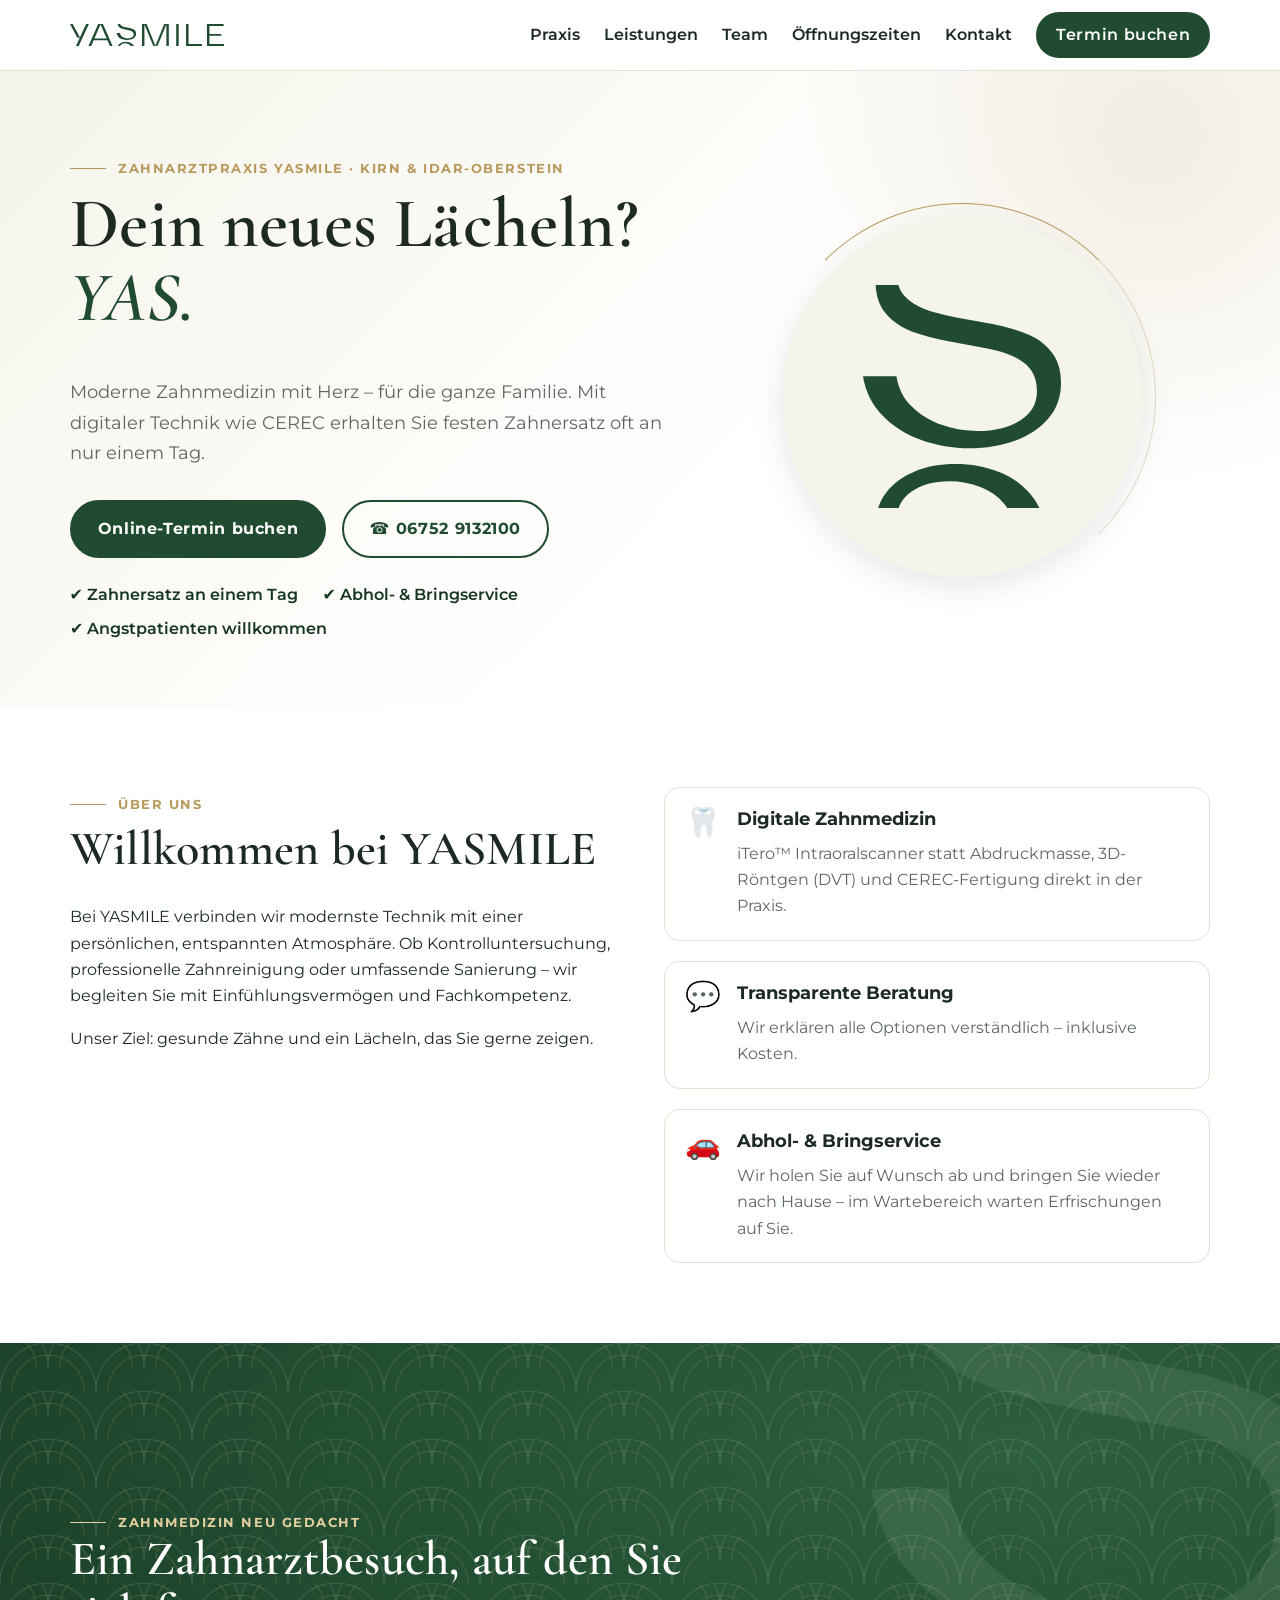
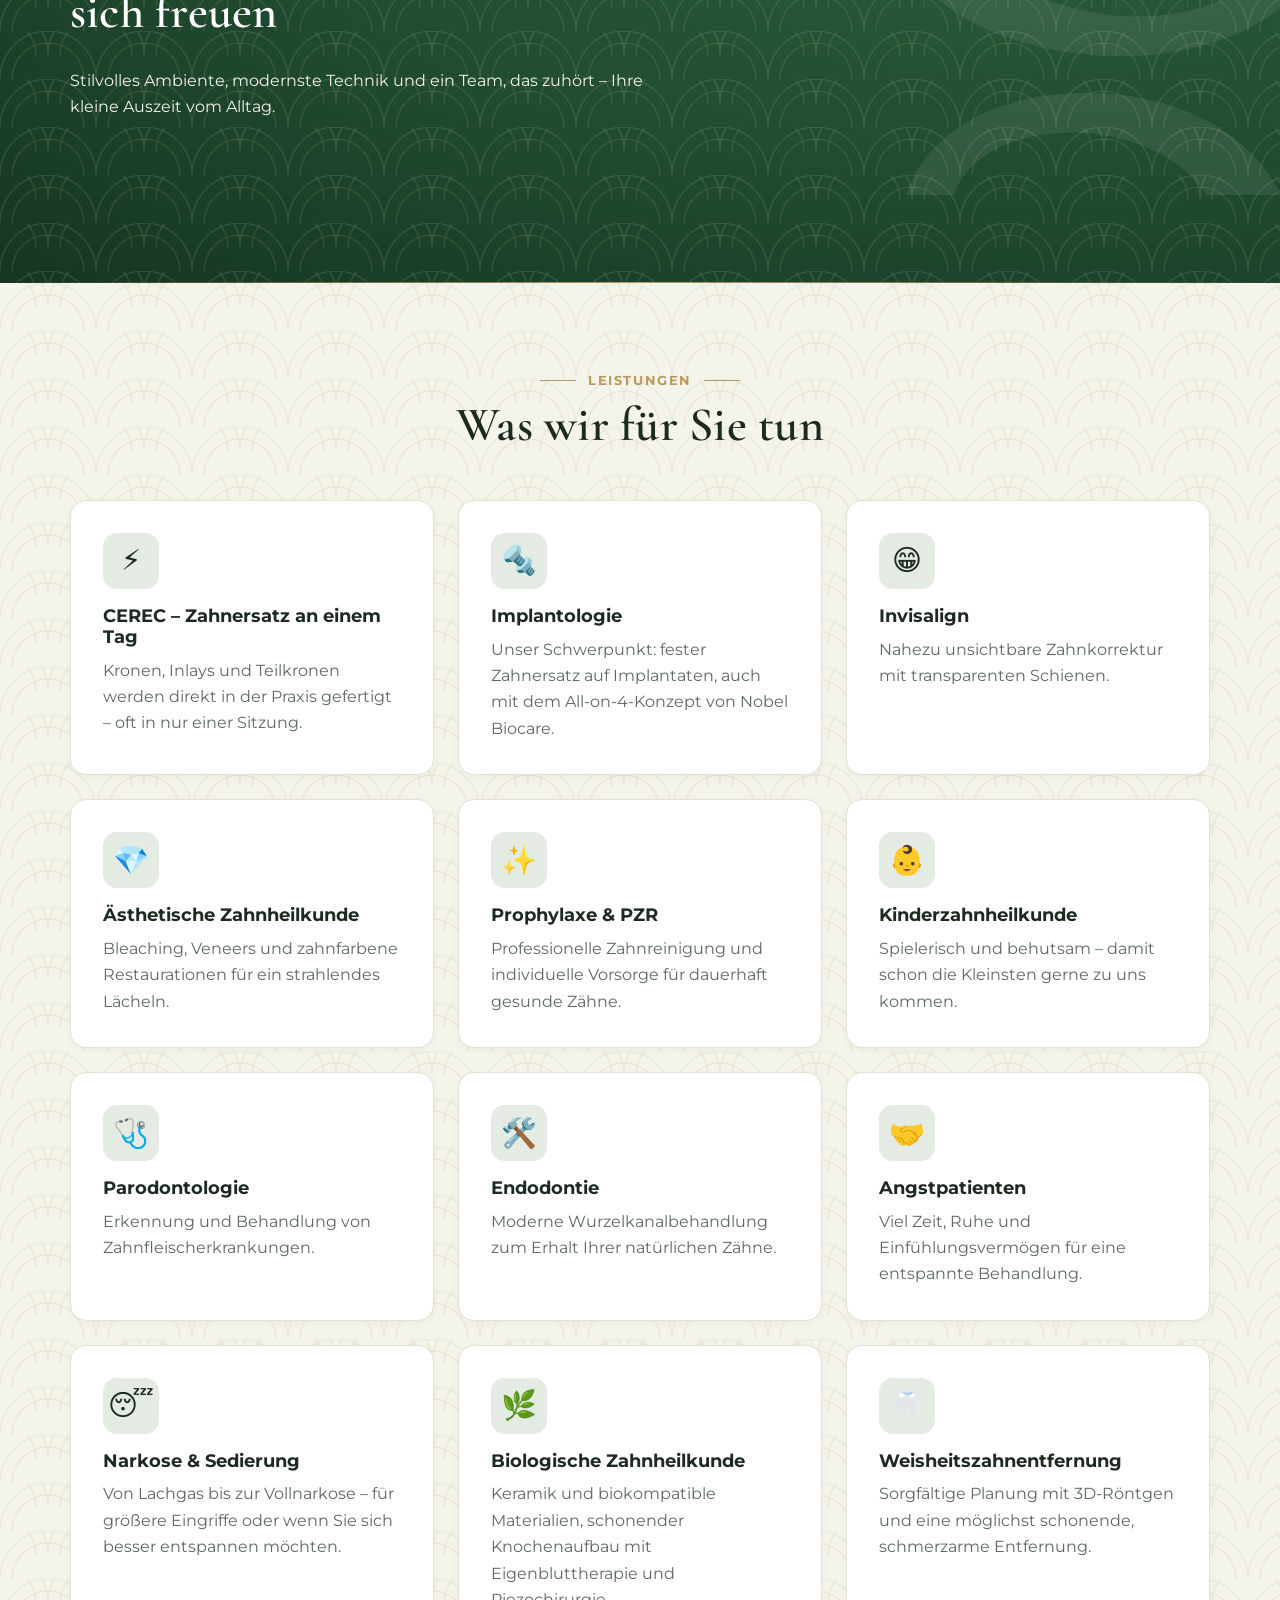
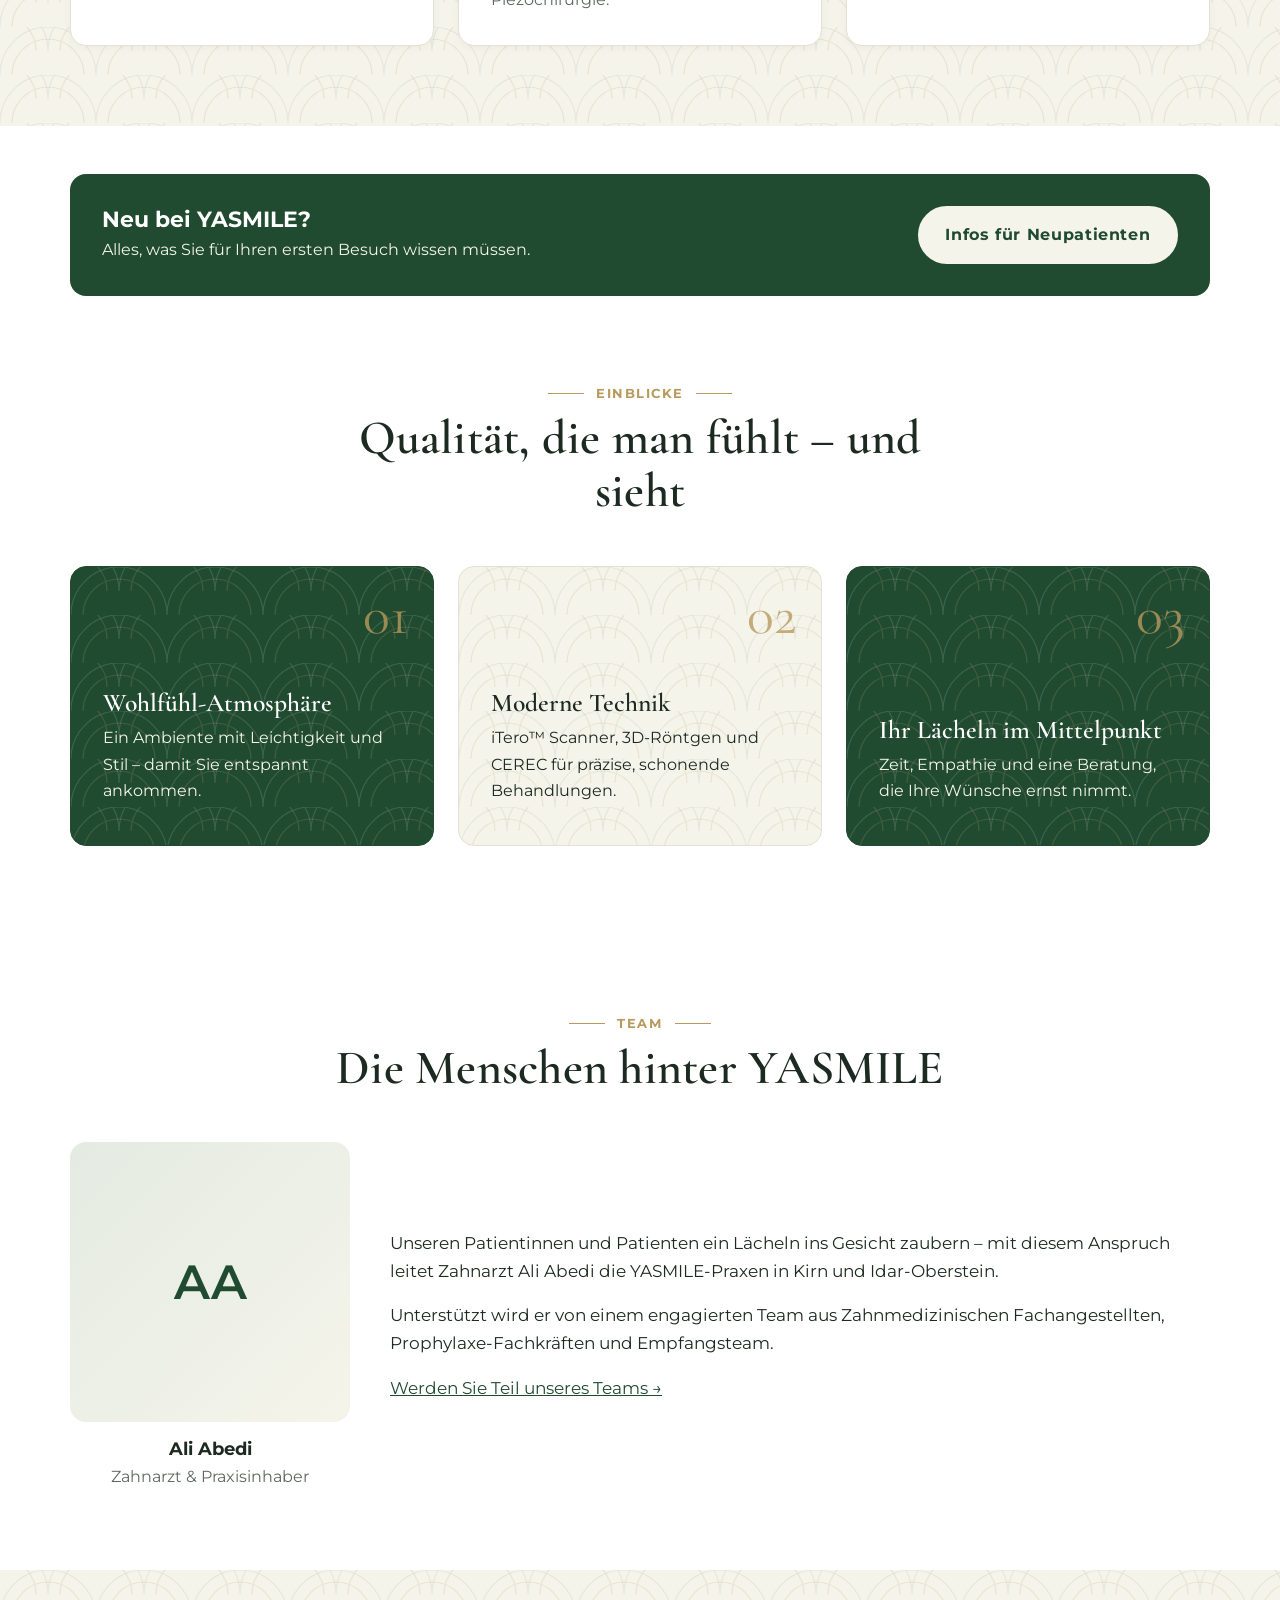
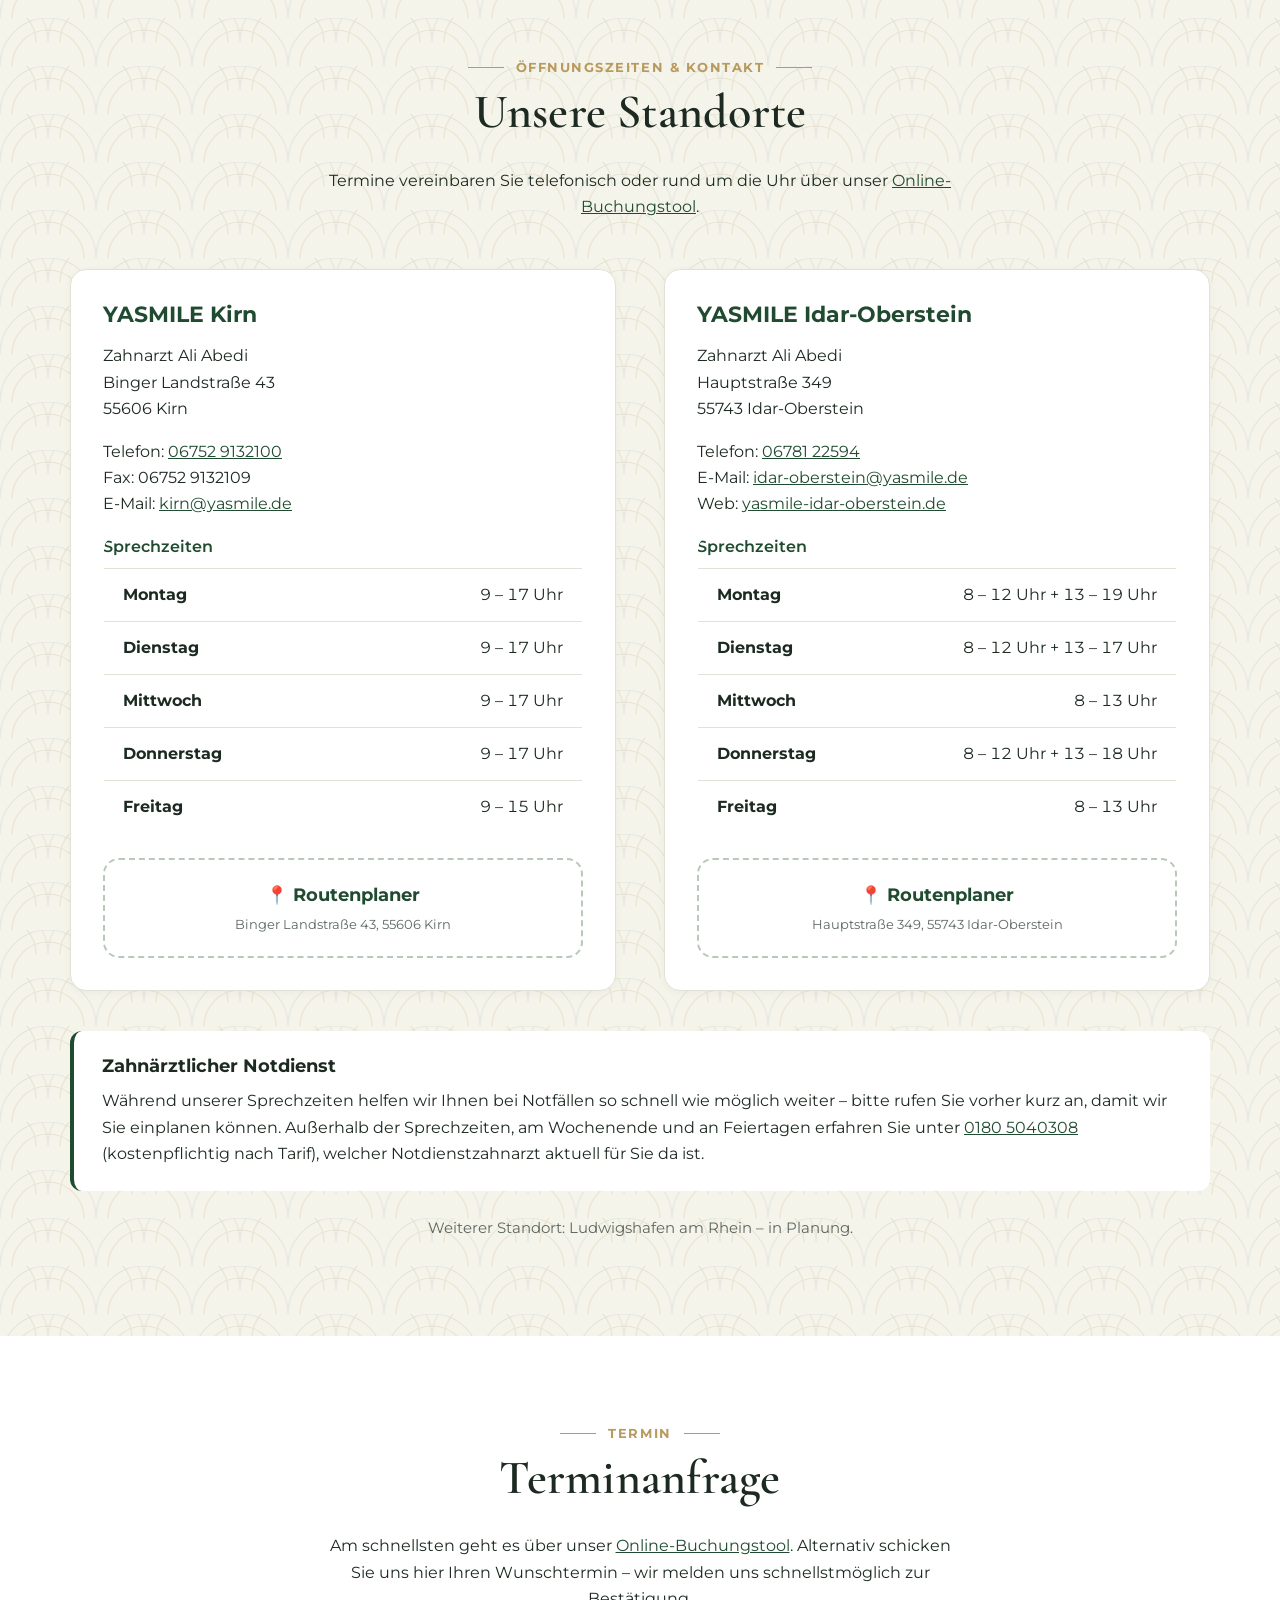
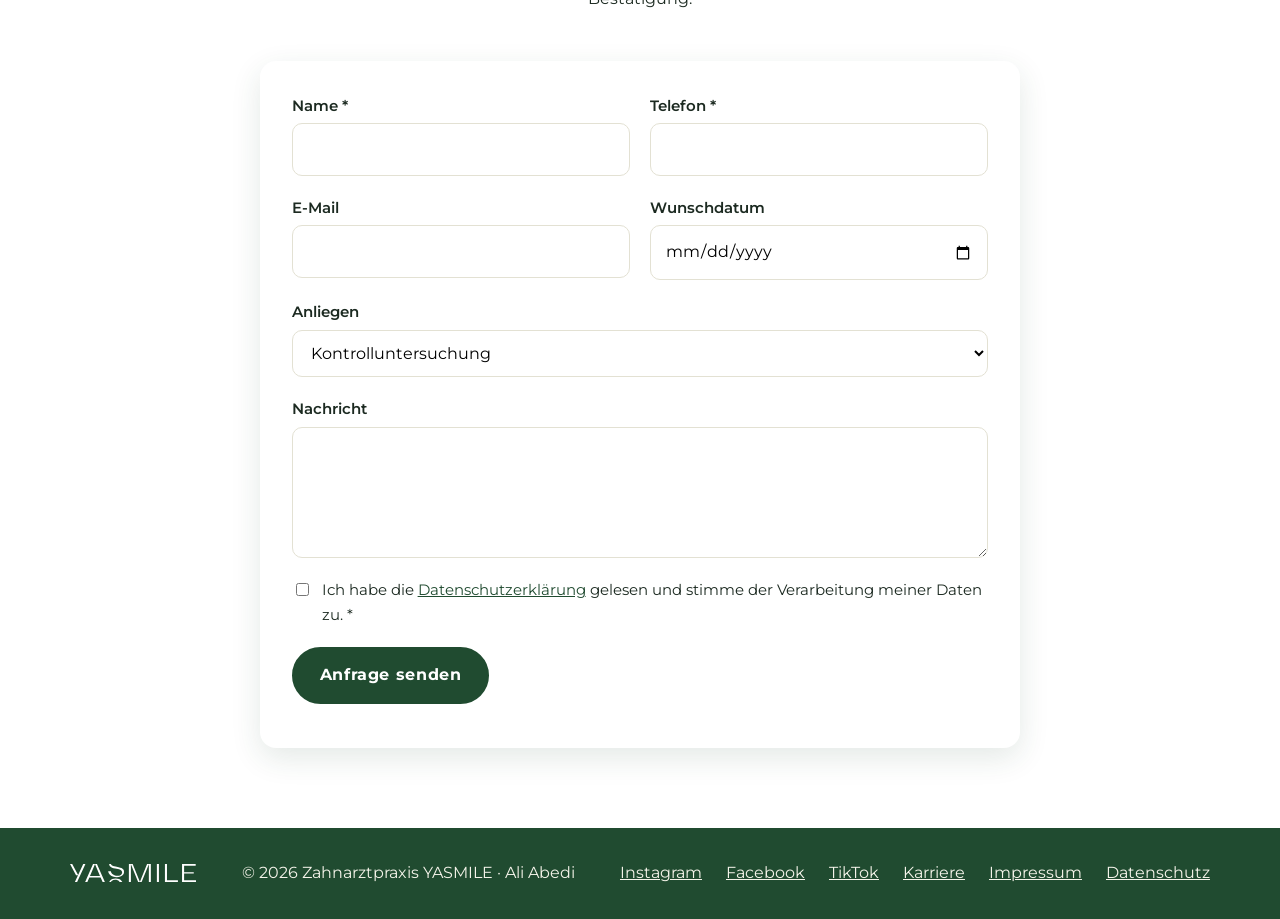
<file: index.html>
<!DOCTYPE html>
<html lang="de">
<head>
  <meta charset="UTF-8">
  <meta name="viewport" content="width=device-width, initial-scale=1.0">
  <title>YASMILE – Ihr Zahnarzt in Kirn</title>
  <meta name="theme-color" content="#204b30">
  <meta name="description" content="YASMILE – moderne Zahnarztpraxis von Zahnarzt Ali Abedi in Kirn. CEREC-Zahnersatz an einem Tag, Implantate, Invisalign, Prophylaxe und Kinderzahnheilkunde.">
  <link rel="icon" href="favicon.svg" type="image/svg+xml">
  <link rel="preconnect" href="https://fonts.googleapis.com">
  <link rel="preconnect" href="https://fonts.gstatic.com" crossorigin>
  <link href="https://fonts.googleapis.com/css2?family=Cormorant+Garamond:ital,wght@0,500;0,600;1,500;1,600&family=Montserrat:wght@300;400;600;700&display=swap" rel="stylesheet">
  <link rel="stylesheet" href="css/styles.css">
</head>
<body>

  <!-- Navigation -->
  <header class="site-header" id="top">
    <div class="container nav-wrap">
      <a href="#top" class="brand" aria-label="YASMILE Startseite">
        <img src="assets/logo.svg" alt="YASMILE" width="170" height="24">
      </a>
      <button class="nav-toggle" aria-label="Menü öffnen" aria-expanded="false" aria-controls="main-nav">
        <span></span><span></span><span></span>
      </button>
      <nav class="main-nav" id="main-nav">
        <a href="#praxis">Praxis</a>
        <a href="#leistungen">Leistungen</a>
        <a href="#team">Team</a>
        <a href="#zeiten">Öffnungszeiten</a>
        <a href="#kontakt">Kontakt</a>
        <a href="https://termin.teemer.de/calendar/9A3BC51F3E2E55A3DE97DF06DDC76140" class="btn btn-small" target="_blank" rel="noopener">Termin buchen</a>
      </nav>
    </div>
  </header>

  <main>
    <!-- Hero -->
    <section class="hero">
      <div class="container hero-grid">
        <div class="hero-text">
          <p class="eyebrow">Zahnarztpraxis YASMILE · Kirn &amp; Idar-Oberstein</p>
          <h1>Dein neues Lächeln? <span class="accent">YAS.</span></h1>
          <p class="lead">Moderne Zahnmedizin mit Herz – für die ganze Familie. Mit digitaler Technik wie CEREC erhalten Sie festen Zahnersatz oft an nur einem Tag.</p>
          <div class="hero-actions">
            <a href="https://termin.teemer.de/calendar/9A3BC51F3E2E55A3DE97DF06DDC76140" class="btn" target="_blank" rel="noopener">Online-Termin buchen</a>
            <a href="tel:+4967529132100" class="btn btn-outline">☎ 06752 9132100</a>
          </div>
          <ul class="hero-badges">
            <li>✔ Zahnersatz an einem Tag</li>
            <li>✔ Abhol- &amp; Bringservice</li>
            <li>✔ Angstpatienten willkommen</li>
          </ul>
        </div>
        <div class="hero-visual" aria-hidden="true">
          <div class="smile-card">
            <img src="assets/signet.svg" alt="" width="220" height="248">
          </div>
        </div>
      </div>
    </section>

    <!-- Praxis -->
    <section class="section" id="praxis">
      <div class="container two-col">
        <div>
          <p class="eyebrow">Über uns</p>
          <h2>Willkommen bei YASMILE</h2>
          <p>Bei YASMILE verbinden wir modernste Technik mit einer persönlichen, entspannten Atmosphäre. Ob Kontrolluntersuchung, professionelle Zahnreinigung oder umfassende Sanierung – wir begleiten Sie mit Einfühlungsvermögen und Fachkompetenz.</p>
          <p>Unser Ziel: gesunde Zähne und ein Lächeln, das Sie gerne zeigen.</p>
        </div>
        <ul class="features">
          <li><span class="icon">🦷</span><div><h3>Digitale Zahnmedizin</h3><p>iTero™ Intraoralscanner statt Abdruckmasse, 3D-Röntgen (DVT) und CEREC-Fertigung direkt in der Praxis.</p></div></li>
          <li><span class="icon">💬</span><div><h3>Transparente Beratung</h3><p>Wir erklären alle Optionen verständlich – inklusive Kosten.</p></div></li>
          <li><span class="icon">🚗</span><div><h3>Abhol- &amp; Bringservice</h3><p>Wir holen Sie auf Wunsch ab und bringen Sie wieder nach Hause – im Wartebereich warten Erfrischungen auf Sie.</p></div></li>
        </ul>
      </div>
    </section>

    <!-- Bildband -->
    <section class="image-band" aria-label="Unsere Praxis">
      <div class="band-signet" aria-hidden="true"><img src="assets/signet.svg" alt=""></div>
      <div class="container">
        <p class="eyebrow">Zahnmedizin neu gedacht</p>
        <h2>Ein Zahnarztbesuch, auf den Sie sich freuen</h2>
        <p>Stilvolles Ambiente, modernste Technik und ein Team, das zuhört – Ihre kleine Auszeit vom Alltag.</p>
      </div>
    </section>

    <!-- Leistungen -->
    <section class="section section-tinted" id="leistungen">
      <div class="container">
        <div class="section-head">
          <p class="eyebrow">Leistungen</p>
          <h2>Was wir für Sie tun</h2>
        </div>
        <div class="cards">
          <article class="card"><span class="icon">⚡</span><h3>CEREC – Zahnersatz an einem Tag</h3><p>Kronen, Inlays und Teilkronen werden direkt in der Praxis gefertigt – oft in nur einer Sitzung.</p></article>
          <article class="card"><span class="icon">🔩</span><h3>Implantologie</h3><p>Unser Schwerpunkt: fester Zahnersatz auf Implantaten, auch mit dem All-on-4-Konzept von Nobel Biocare.</p></article>
          <article class="card"><span class="icon">😁</span><h3>Invisalign</h3><p>Nahezu unsichtbare Zahnkorrektur mit transparenten Schienen.</p></article>
          <article class="card"><span class="icon">💎</span><h3>Ästhetische Zahnheilkunde</h3><p>Bleaching, Veneers und zahnfarbene Restaurationen für ein strahlendes Lächeln.</p></article>
          <article class="card"><span class="icon">✨</span><h3>Prophylaxe &amp; PZR</h3><p>Professionelle Zahnreinigung und individuelle Vorsorge für dauerhaft gesunde Zähne.</p></article>
          <article class="card"><span class="icon">👶</span><h3>Kinderzahnheilkunde</h3><p>Spielerisch und behutsam – damit schon die Kleinsten gerne zu uns kommen.</p></article>
          <article class="card"><span class="icon">🩺</span><h3>Parodontologie</h3><p>Erkennung und Behandlung von Zahnfleischerkrankungen.</p></article>
          <article class="card"><span class="icon">🛠️</span><h3>Endodontie</h3><p>Moderne Wurzelkanalbehandlung zum Erhalt Ihrer natürlichen Zähne.</p></article>
          <article class="card"><span class="icon">🤝</span><h3>Angstpatienten</h3><p>Viel Zeit, Ruhe und Einfühlungsvermögen für eine entspannte Behandlung.</p></article>
          <article class="card"><span class="icon">😴</span><h3>Narkose &amp; Sedierung</h3><p>Von Lachgas bis zur Vollnarkose – für größere Eingriffe oder wenn Sie sich besser entspannen möchten.</p></article>
          <article class="card"><span class="icon">🌿</span><h3>Biologische Zahnheilkunde</h3><p>Keramik und biokompatible Materialien, schonender Knochenaufbau mit Eigenbluttherapie und Piezochirurgie.</p></article>
          <article class="card"><span class="icon">🦷</span><h3>Weisheitszahnentfernung</h3><p>Sorgfältige Planung mit 3D-Röntgen und eine möglichst schonende, schmerzarme Entfernung.</p></article>
        </div>
      </div>
    </section>

    <section class="section section-slim">
      <div class="container">
        <div class="campaign-teaser">
          <div><h3>Neu bei YASMILE?</h3><p>Alles, was Sie für Ihren ersten Besuch wissen müssen.</p></div>
          <a href="neupatienten.html" class="btn btn-light">Infos für Neupatienten</a>
        </div>
      </div>
    </section>

    <!-- Einblicke -->
    <section class="section" id="einblicke">
      <div class="container">
        <div class="section-head">
          <p class="eyebrow">Einblicke</p>
          <h2>Qualität, die man fühlt – und sieht</h2>
        </div>
        <div class="highlights">
          <article class="highlight highlight-dark"><span class="highlight-no">01</span><h3>Wohlfühl-Atmosphäre</h3><p>Ein Ambiente mit Leichtigkeit und Stil – damit Sie entspannt ankommen.</p></article>
          <article class="highlight"><span class="highlight-no">02</span><h3>Moderne Technik</h3><p>iTero™ Scanner, 3D-Röntgen und CEREC für präzise, schonende Behandlungen.</p></article>
          <article class="highlight highlight-dark"><span class="highlight-no">03</span><h3>Ihr Lächeln im Mittelpunkt</h3><p>Zeit, Empathie und eine Beratung, die Ihre Wünsche ernst nimmt.</p></article>
        </div>
      </div>
    </section>

    <!-- Team -->
    <section class="section" id="team">
      <div class="container">
        <div class="section-head">
          <p class="eyebrow">Team</p>
          <h2>Die Menschen hinter YASMILE</h2>
        </div>
        <div class="team team-intro">
          <figure class="member"><div class="avatar">AA</div><figcaption><h3>Ali Abedi</h3><p>Zahnarzt &amp; Praxisinhaber</p></figcaption></figure>
          <div class="team-text">
            <p>Unseren Patientinnen und Patienten ein Lächeln ins Gesicht zaubern – mit diesem Anspruch leitet Zahnarzt Ali Abedi die YASMILE-Praxen in Kirn und Idar-Oberstein.</p>
            <p>Unterstützt wird er von einem engagierten Team aus Zahnmedizinischen Fachangestellten, Prophylaxe-Fachkräften und Empfangsteam.</p>
            <p><a href="https://karriere.yasmile.de/" target="_blank" rel="noopener">Werden Sie Teil unseres Teams →</a></p>
          </div>
        </div>
      </div>
    </section>

    <!-- Öffnungszeiten & Kontakt -->
    <section class="section section-tinted" id="zeiten">
      <div class="container">
        <div class="section-head">
          <p class="eyebrow">Öffnungszeiten &amp; Kontakt</p>
          <h2>Unsere Standorte</h2>
          <p>Termine vereinbaren Sie telefonisch oder rund um die Uhr über unser <a href="https://termin.teemer.de/calendar/9A3BC51F3E2E55A3DE97DF06DDC76140" target="_blank" rel="noopener">Online-Buchungstool</a>.</p>
        </div>
        <div class="two-col" id="kontakt">
          <article class="location-card">
            <h3>YASMILE Kirn</h3>
            <address class="contact">
              <p>Zahnarzt Ali Abedi<br>Binger Landstraße 43<br>55606 Kirn</p>
              <p>Telefon: <a href="tel:+4967529132100">06752 9132100</a><br>Fax: 06752 9132109<br>E-Mail: <a href="mailto:kirn@yasmile.de">kirn@yasmile.de</a></p>
            </address>
            <table class="hours">
              <caption>Sprechzeiten</caption>
              <tbody>
                <tr><th scope="row">Montag</th><td>9 – 17 Uhr</td></tr>
                <tr><th scope="row">Dienstag</th><td>9 – 17 Uhr</td></tr>
                <tr><th scope="row">Mittwoch</th><td>9 – 17 Uhr</td></tr>
                <tr><th scope="row">Donnerstag</th><td>9 – 17 Uhr</td></tr>
                <tr><th scope="row">Freitag</th><td>9 – 15 Uhr</td></tr>
              </tbody>
            </table>
            <a class="map-link" href="https://www.google.com/maps/dir/?api=1&amp;destination=Binger+Landstra%C3%9Fe+43,+55606+Kirn" target="_blank" rel="noopener">
              <span>📍 Routenplaner</span>
              <small>Binger Landstraße 43, 55606 Kirn</small>
            </a>
          </article>
          <article class="location-card">
            <h3>YASMILE Idar-Oberstein</h3>
            <address class="contact">
              <p>Zahnarzt Ali Abedi<br>Hauptstraße 349<br>55743 Idar-Oberstein</p>
              <p>Telefon: <a href="tel:+49678122594">06781 22594</a><br>E-Mail: <a href="mailto:idar-oberstein@yasmile.de">idar-oberstein@yasmile.de</a><br>Web: <a href="https://yasmile-idar-oberstein.de/" target="_blank" rel="noopener">yasmile-idar-oberstein.de</a></p>
            </address>
            <table class="hours">
              <caption>Sprechzeiten</caption>
              <tbody>
                <tr><th scope="row">Montag</th><td>8 – 12 Uhr + 13 – 19 Uhr</td></tr>
                <tr><th scope="row">Dienstag</th><td>8 – 12 Uhr + 13 – 17 Uhr</td></tr>
                <tr><th scope="row">Mittwoch</th><td>8 – 13 Uhr</td></tr>
                <tr><th scope="row">Donnerstag</th><td>8 – 12 Uhr + 13 – 18 Uhr</td></tr>
                <tr><th scope="row">Freitag</th><td>8 – 13 Uhr</td></tr>
              </tbody>
            </table>
            <a class="map-link" href="https://www.google.com/maps/dir/?api=1&amp;destination=Hauptstra%C3%9Fe+349,+55743+Idar-Oberstein" target="_blank" rel="noopener">
              <span>📍 Routenplaner</span>
              <small>Hauptstraße 349, 55743 Idar-Oberstein</small>
            </a>
          </article>
        </div>
        <div class="emergency">
          <h3>Zahnärztlicher Notdienst</h3>
          <p>Während unserer Sprechzeiten helfen wir Ihnen bei Notfällen so schnell wie möglich weiter – bitte rufen Sie vorher kurz an, damit wir Sie einplanen können. Außerhalb der Sprechzeiten, am Wochenende und an Feiertagen erfahren Sie unter <a href="tel:+491805040308">0180 5040308</a> (kostenpflichtig nach Tarif), welcher Notdienstzahnarzt aktuell für Sie da ist.</p>
        </div>
        <p class="note center">Weiterer Standort: Ludwigshafen am Rhein – in Planung.</p>
      </div>
    </section>

    <!-- Terminanfrage -->
    <section class="section" id="termin">
      <div class="container narrow">
        <div class="section-head">
          <p class="eyebrow">Termin</p>
          <h2>Terminanfrage</h2>
          <p>Am schnellsten geht es über unser <a href="https://termin.teemer.de/calendar/9A3BC51F3E2E55A3DE97DF06DDC76140" target="_blank" rel="noopener">Online-Buchungstool</a>. Alternativ schicken Sie uns hier Ihren Wunschtermin – wir melden uns schnellstmöglich zur Bestätigung.</p>
        </div>
        <form class="form" id="termin-form" novalidate>
          <div class="field"><label for="name">Name *</label><input id="name" name="name" required autocomplete="name"></div>
          <div class="field"><label for="phone">Telefon *</label><input id="phone" name="phone" type="tel" required autocomplete="tel"></div>
          <div class="field"><label for="email">E-Mail</label><input id="email" name="email" type="email" autocomplete="email"></div>
          <div class="field"><label for="date">Wunschdatum</label><input id="date" name="date" type="date"></div>
          <div class="field full"><label for="reason">Anliegen</label>
            <select id="reason" name="reason">
              <option>Kontrolluntersuchung</option>
              <option>Professionelle Zahnreinigung</option>
              <option>Schmerzen / Notfall</option>
              <option>Beratung Implantate / CEREC</option>
              <option>Beratung Invisalign / Ästhetik</option>
              <option>Sonstiges</option>
            </select>
          </div>
          <div class="field full"><label for="message">Nachricht</label><textarea id="message" name="message" rows="4"></textarea></div>
          <div class="field full check"><input id="privacy" type="checkbox" required><label for="privacy">Ich habe die <a href="datenschutz.html">Datenschutzerklärung</a> gelesen und stimme der Verarbeitung meiner Daten zu. *</label></div>
          <div class="full"><button class="btn" type="submit">Anfrage senden</button><p class="form-status" role="status" aria-live="polite"></p></div>
        </form>
      </div>
    </section>
  </main>

  <footer class="site-footer">
    <div class="container footer-grid">
      <div class="brand"><img src="assets/logo-white.svg" alt="YASMILE" width="140" height="20"></div>
      <p>© <span id="year"></span> Zahnarztpraxis YASMILE · Ali Abedi</p>
      <nav><a href="https://www.instagram.com/yasmile_official/" target="_blank" rel="noopener">Instagram</a><a href="https://www.facebook.com/people/Yasmile/61584768425615/" target="_blank" rel="noopener">Facebook</a><a href="https://www.tiktok.com/@yasmile_official" target="_blank" rel="noopener">TikTok</a><a href="https://karriere.yasmile.de/" target="_blank" rel="noopener">Karriere</a><a href="impressum.html">Impressum</a><a href="datenschutz.html">Datenschutz</a></nav>
    </div>
  </footer>

  <script src="js/main.js"></script>
</body>
</html>
</file>
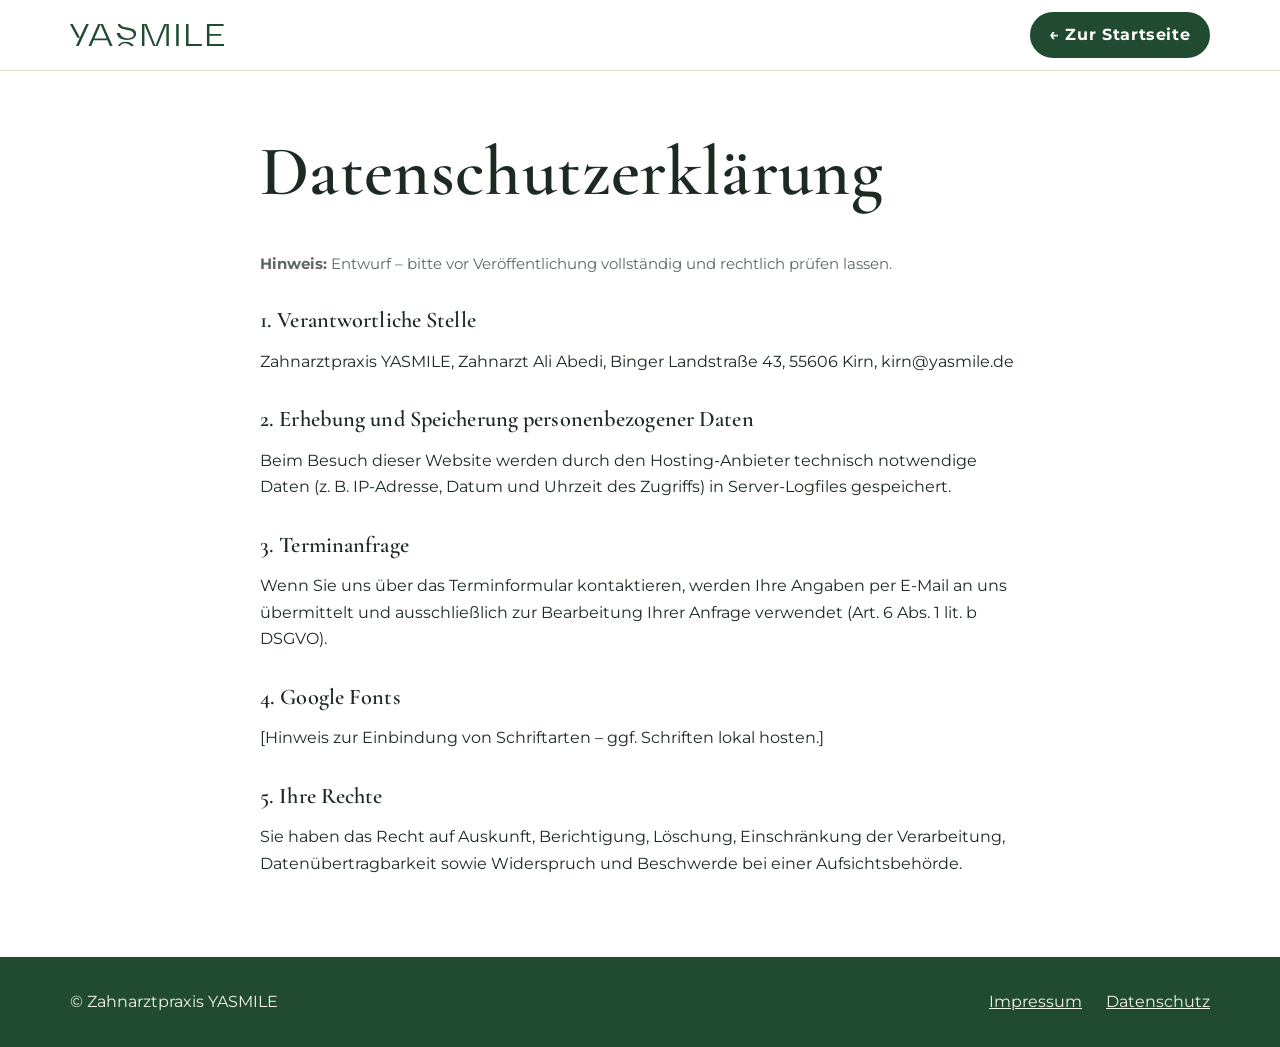
<file: datenschutz.html>
<!DOCTYPE html>
<html lang="de">
<head>
  <meta charset="UTF-8">
  <meta name="viewport" content="width=device-width, initial-scale=1.0">
  <title>Datenschutzerklärung – YASMILE</title>
  <meta name="robots" content="noindex">
  <link rel="icon" href="favicon.svg" type="image/svg+xml">
  <link href="https://fonts.googleapis.com/css2?family=Cormorant+Garamond:ital,wght@0,500;0,600;1,500;1,600&family=Montserrat:wght@300;400;600;700&display=swap" rel="stylesheet">
  <link rel="stylesheet" href="css/styles.css">
</head>
<body>
  <header class="site-header">
    <div class="container nav-wrap">
      <a href="index.html" class="brand"><img src="assets/logo.svg" alt="YASMILE" width="170" height="24"></a>
      <a href="index.html" class="btn btn-small">← Zur Startseite</a>
    </div>
  </header>
  <main class="legal container narrow">
    <h1>Datenschutzerklärung</h1>
    <p class="note"><strong>Hinweis:</strong> Entwurf – bitte vor Veröffentlichung vollständig und rechtlich prüfen lassen.</p>
    <h2>1. Verantwortliche Stelle</h2>
    <p>Zahnarztpraxis YASMILE, Zahnarzt Ali Abedi, Binger Landstraße 43, 55606 Kirn, kirn@yasmile.de</p>
    <h2>2. Erhebung und Speicherung personenbezogener Daten</h2>
    <p>Beim Besuch dieser Website werden durch den Hosting-Anbieter technisch notwendige Daten (z. B. IP-Adresse, Datum und Uhrzeit des Zugriffs) in Server-Logfiles gespeichert.</p>
    <h2>3. Terminanfrage</h2>
    <p>Wenn Sie uns über das Terminformular kontaktieren, werden Ihre Angaben per E-Mail an uns übermittelt und ausschließlich zur Bearbeitung Ihrer Anfrage verwendet (Art. 6 Abs. 1 lit. b DSGVO).</p>
    <h2>4. Google Fonts</h2>
    <p>[Hinweis zur Einbindung von Schriftarten – ggf. Schriften lokal hosten.]</p>
    <h2>5. Ihre Rechte</h2>
    <p>Sie haben das Recht auf Auskunft, Berichtigung, Löschung, Einschränkung der Verarbeitung, Datenübertragbarkeit sowie Widerspruch und Beschwerde bei einer Aufsichtsbehörde.</p>
  </main>
  <footer class="site-footer">
    <div class="container footer-grid">
      <p>© Zahnarztpraxis YASMILE</p>
      <nav><a href="impressum.html">Impressum</a><a href="datenschutz.html">Datenschutz</a></nav>
    </div>
  </footer>
</body>
</html>
</file>
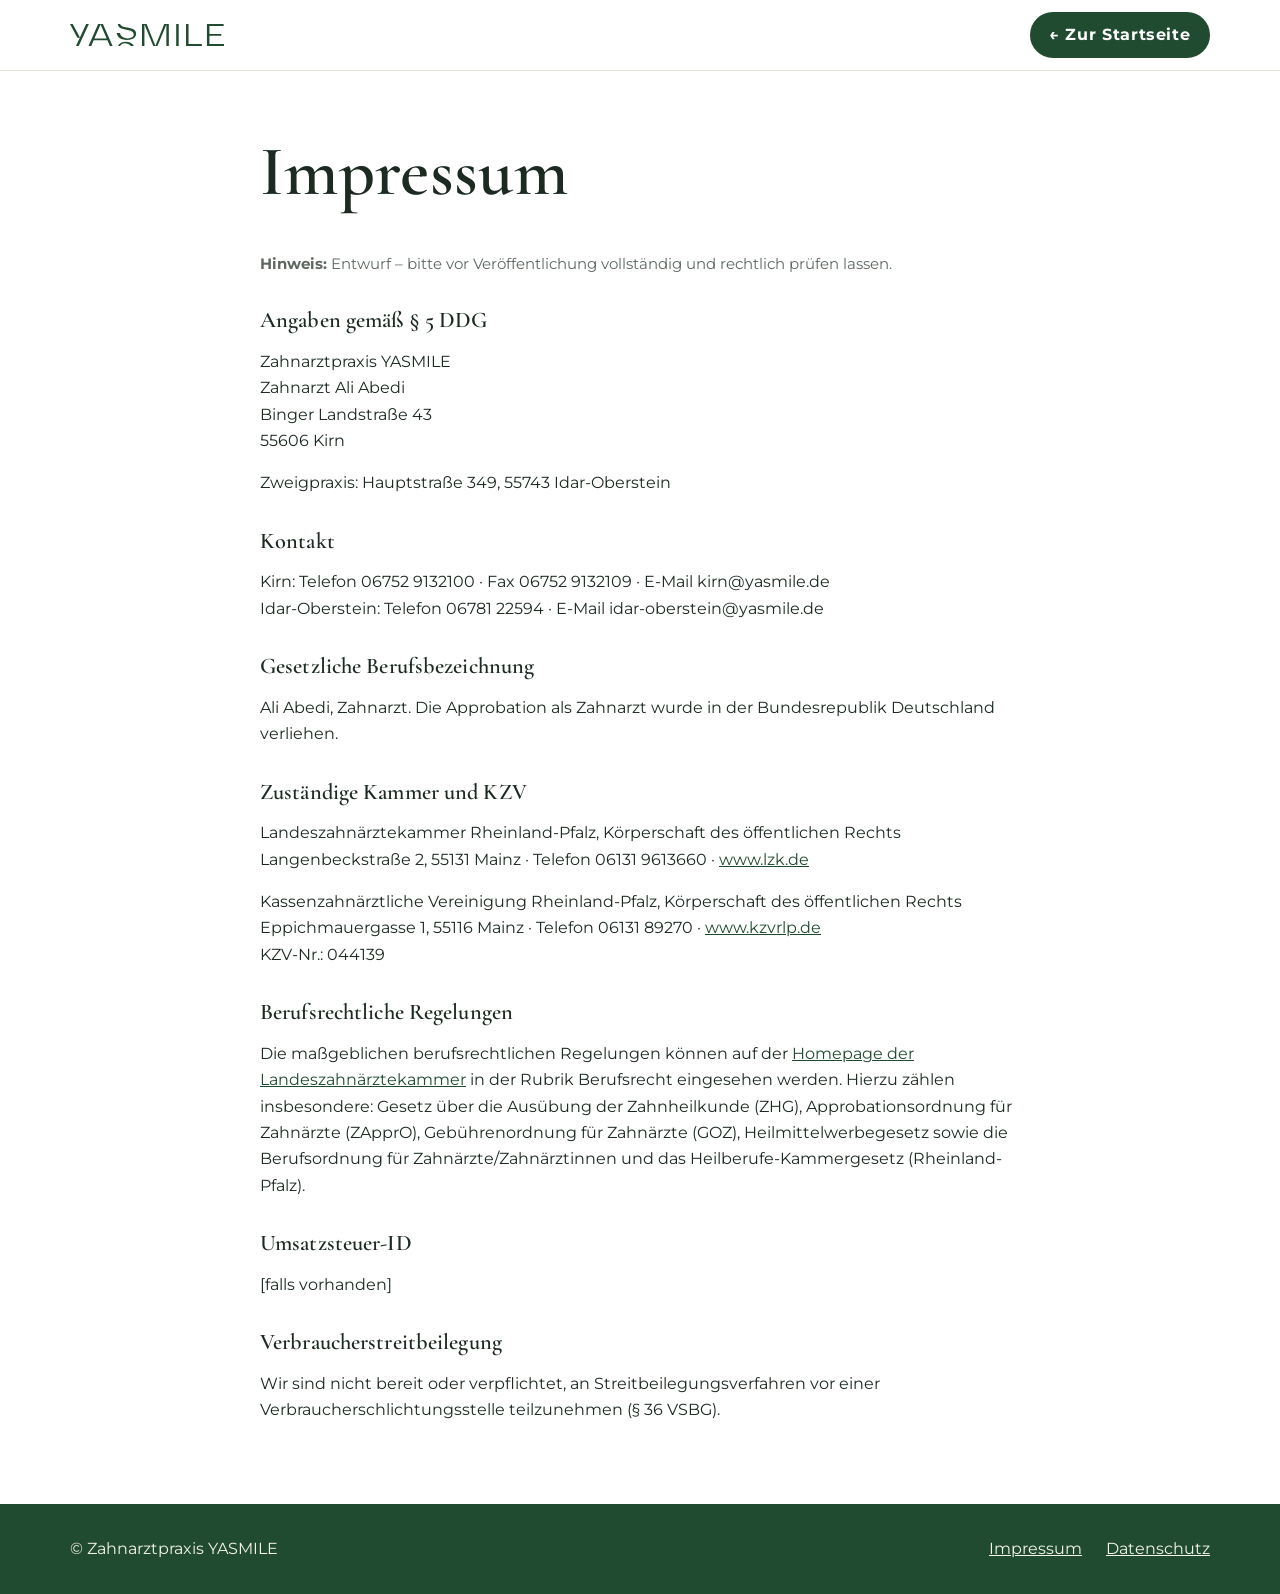
<file: impressum.html>
<!DOCTYPE html>
<html lang="de">
<head>
  <meta charset="UTF-8">
  <meta name="viewport" content="width=device-width, initial-scale=1.0">
  <title>Impressum – YASMILE</title>
  <meta name="robots" content="noindex">
  <link rel="icon" href="favicon.svg" type="image/svg+xml">
  <link href="https://fonts.googleapis.com/css2?family=Cormorant+Garamond:ital,wght@0,500;0,600;1,500;1,600&family=Montserrat:wght@300;400;600;700&display=swap" rel="stylesheet">
  <link rel="stylesheet" href="css/styles.css">
</head>
<body>
  <header class="site-header">
    <div class="container nav-wrap">
      <a href="index.html" class="brand"><img src="assets/logo.svg" alt="YASMILE" width="170" height="24"></a>
      <a href="index.html" class="btn btn-small">← Zur Startseite</a>
    </div>
  </header>
  <main class="legal container narrow">
    <h1>Impressum</h1>
    <p class="note"><strong>Hinweis:</strong> Entwurf – bitte vor Veröffentlichung vollständig und rechtlich prüfen lassen.</p>
    <h2>Angaben gemäß § 5 DDG</h2>
    <p>Zahnarztpraxis YASMILE<br>Zahnarzt Ali Abedi<br>Binger Landstraße 43<br>55606 Kirn</p>
    <p>Zweigpraxis: Hauptstraße 349, 55743 Idar-Oberstein</p>
    <h2>Kontakt</h2>
    <p>Kirn: Telefon 06752 9132100 · Fax 06752 9132109 · E-Mail kirn@yasmile.de<br>
    Idar-Oberstein: Telefon 06781 22594 · E-Mail idar-oberstein@yasmile.de</p>
    <h2>Gesetzliche Berufsbezeichnung</h2>
    <p>Ali Abedi, Zahnarzt. Die Approbation als Zahnarzt wurde in der Bundesrepublik Deutschland verliehen.</p>
    <h2>Zuständige Kammer und KZV</h2>
    <p>Landeszahnärztekammer Rheinland-Pfalz, Körperschaft des öffentlichen Rechts<br>
    Langenbeckstraße 2, 55131 Mainz · Telefon 06131 9613660 · <a href="https://www.lzk.de" target="_blank" rel="noopener">www.lzk.de</a></p>
    <p>Kassenzahnärztliche Vereinigung Rheinland-Pfalz, Körperschaft des öffentlichen Rechts<br>
    Eppichmauergasse 1, 55116 Mainz · Telefon 06131 89270 · <a href="https://www.kzvrlp.de" target="_blank" rel="noopener">www.kzvrlp.de</a><br>
    KZV-Nr.: 044139</p>
    <h2>Berufsrechtliche Regelungen</h2>
    <p>Die maßgeblichen berufsrechtlichen Regelungen können auf der <a href="https://lzk.de/lzk/berufsrecht" target="_blank" rel="noopener">Homepage der Landeszahnärztekammer</a> in der Rubrik Berufsrecht eingesehen werden. Hierzu zählen insbesondere: Gesetz über die Ausübung der Zahnheilkunde (ZHG), Approbationsordnung für Zahnärzte (ZApprO), Gebührenordnung für Zahnärzte (GOZ), Heilmittelwerbegesetz sowie die Berufsordnung für Zahnärzte/Zahnärztinnen und das Heilberufe-Kammergesetz (Rheinland-Pfalz).</p>
    <h2>Umsatzsteuer-ID</h2>
    <p>[falls vorhanden]</p>
    <h2>Verbraucherstreitbeilegung</h2>
    <p>Wir sind nicht bereit oder verpflichtet, an Streitbeilegungsverfahren vor einer Verbraucherschlichtungsstelle teilzunehmen (§ 36 VSBG).</p>
  </main>
  <footer class="site-footer">
    <div class="container footer-grid">
      <p>© Zahnarztpraxis YASMILE</p>
      <nav><a href="impressum.html">Impressum</a><a href="datenschutz.html">Datenschutz</a></nav>
    </div>
  </footer>
</body>
</html>
</file>
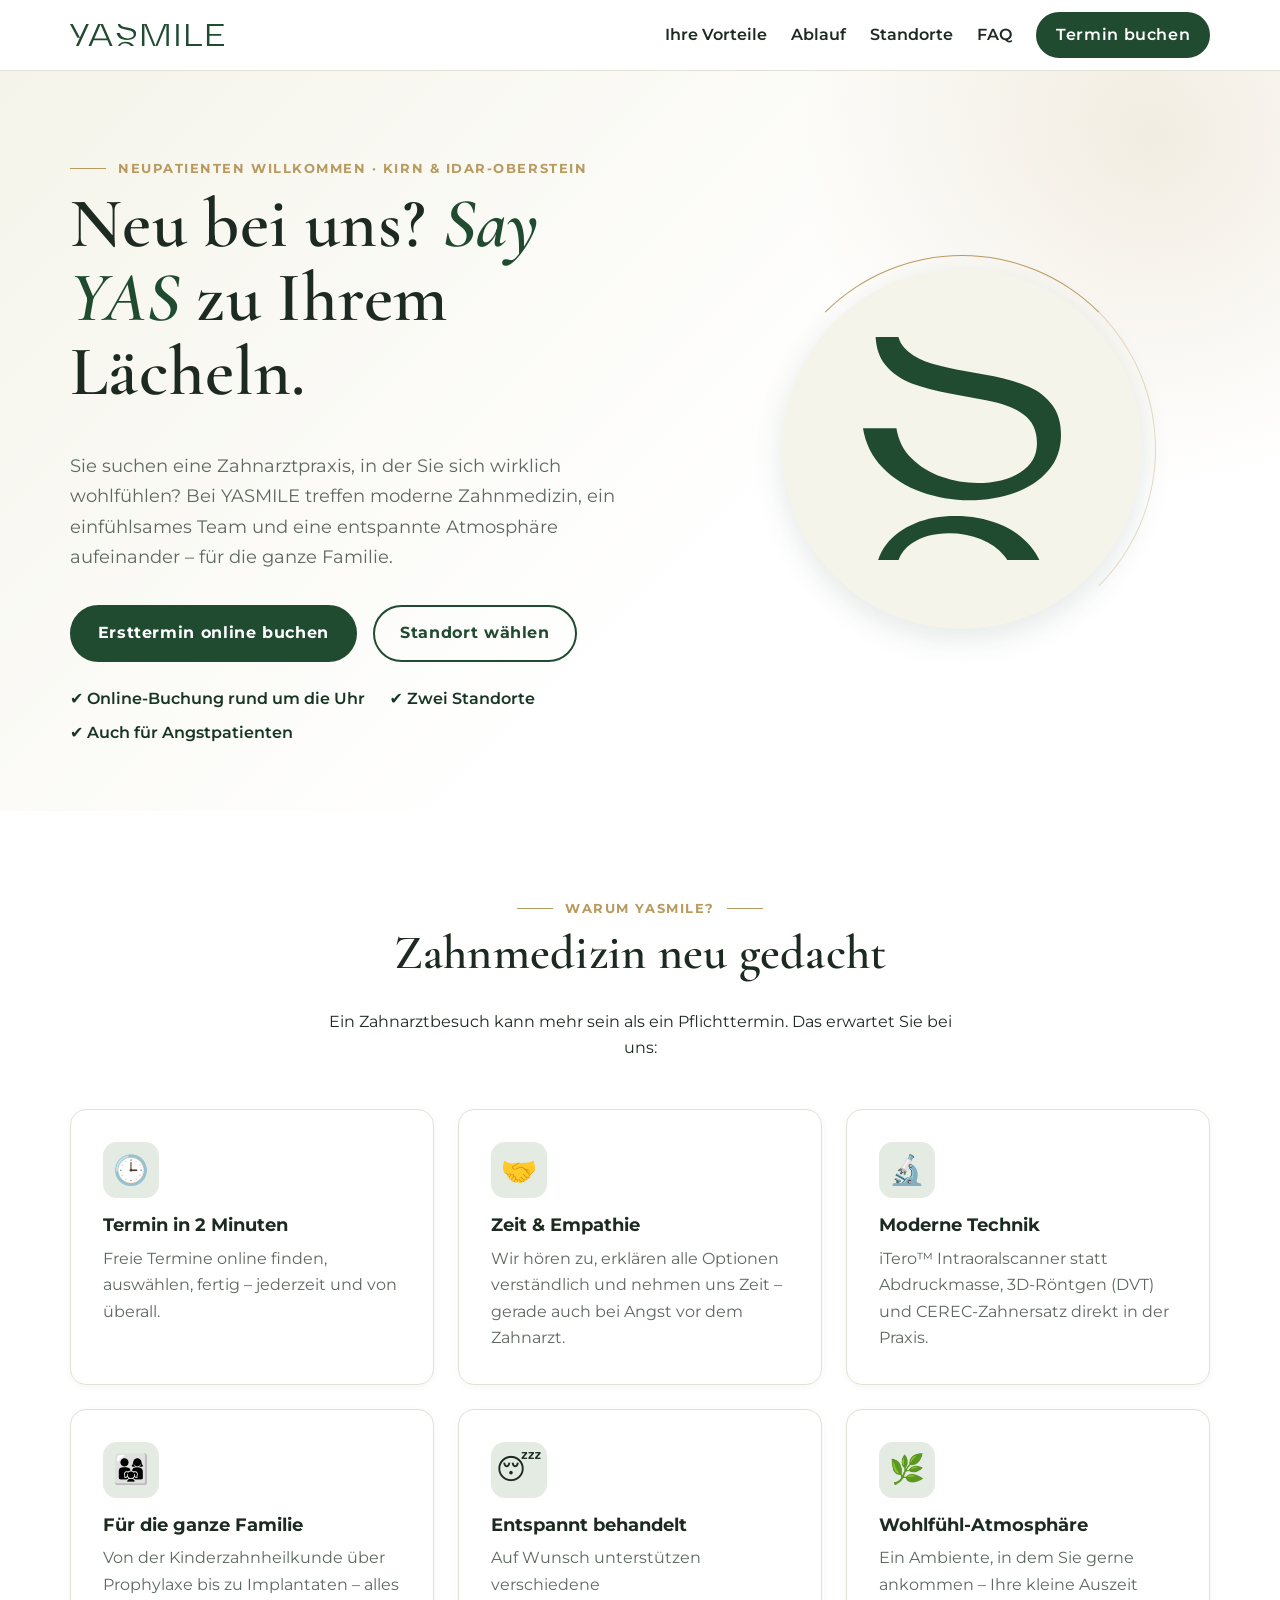
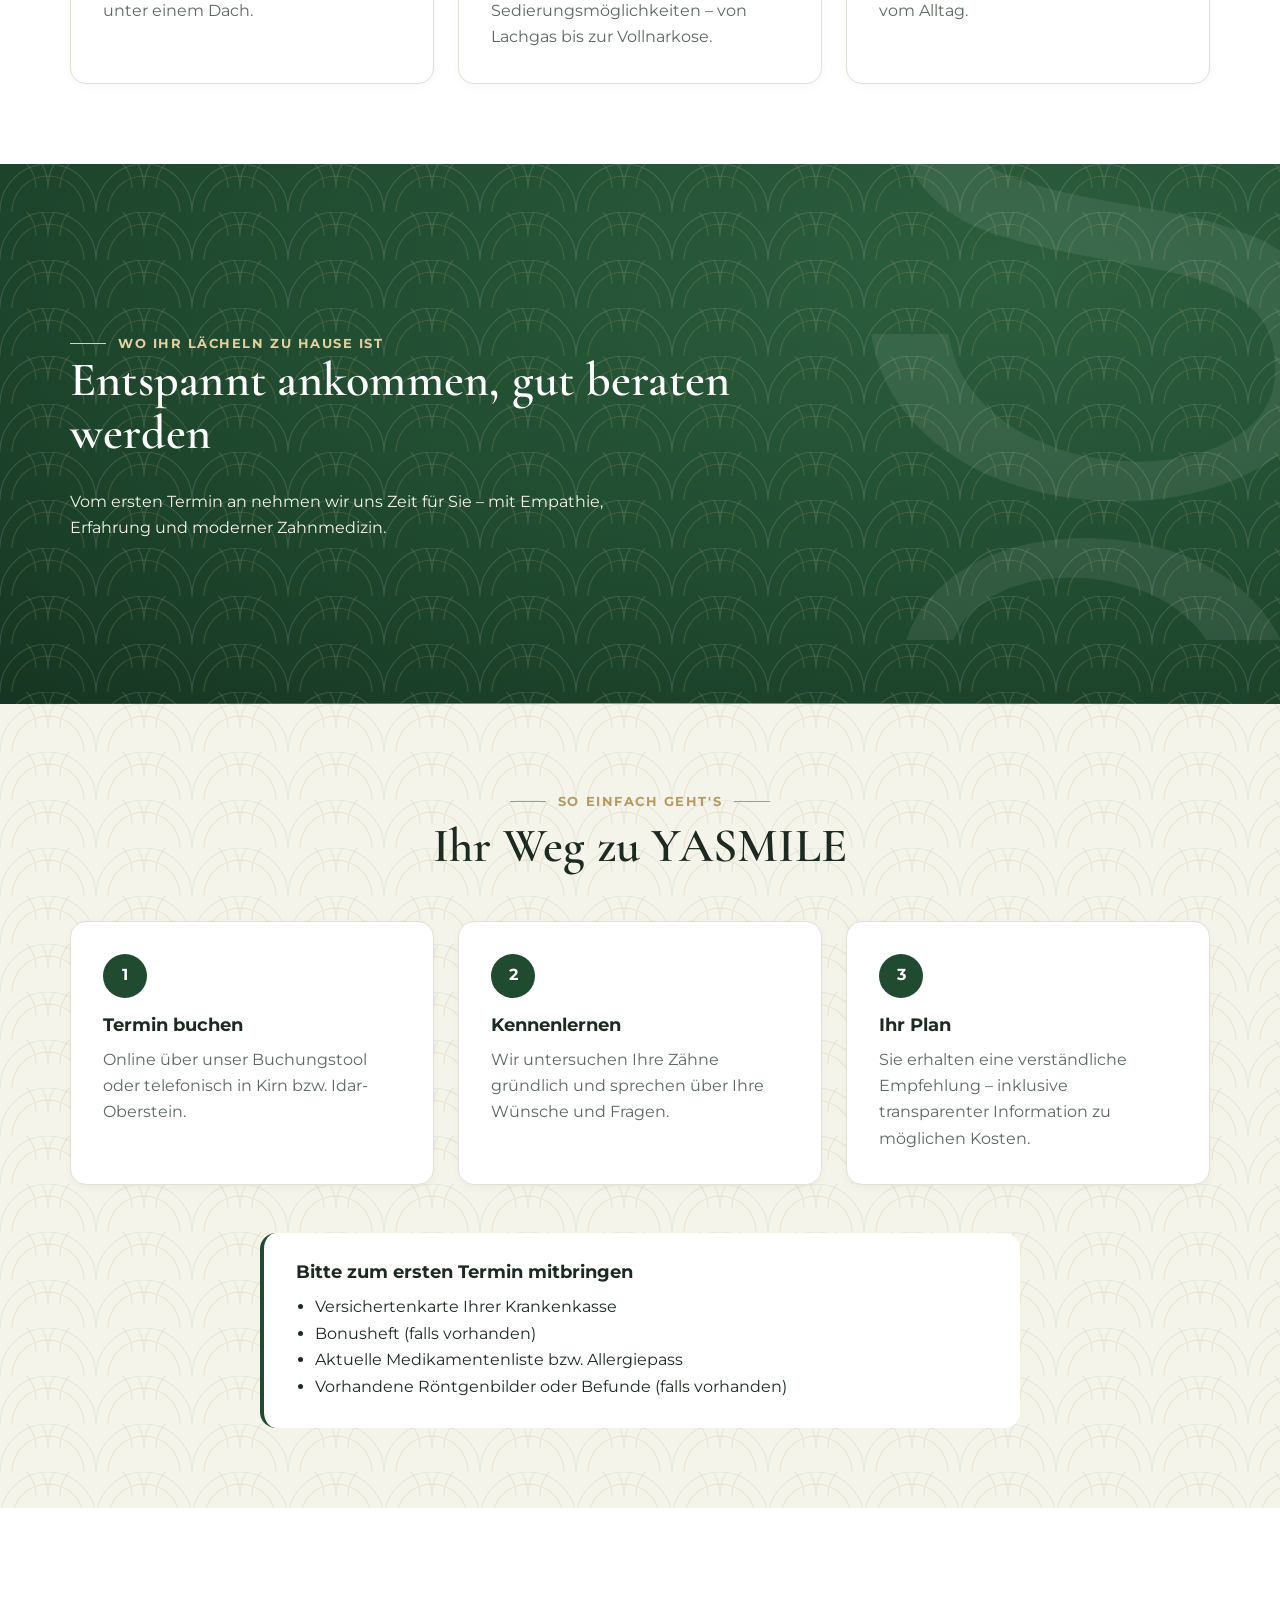
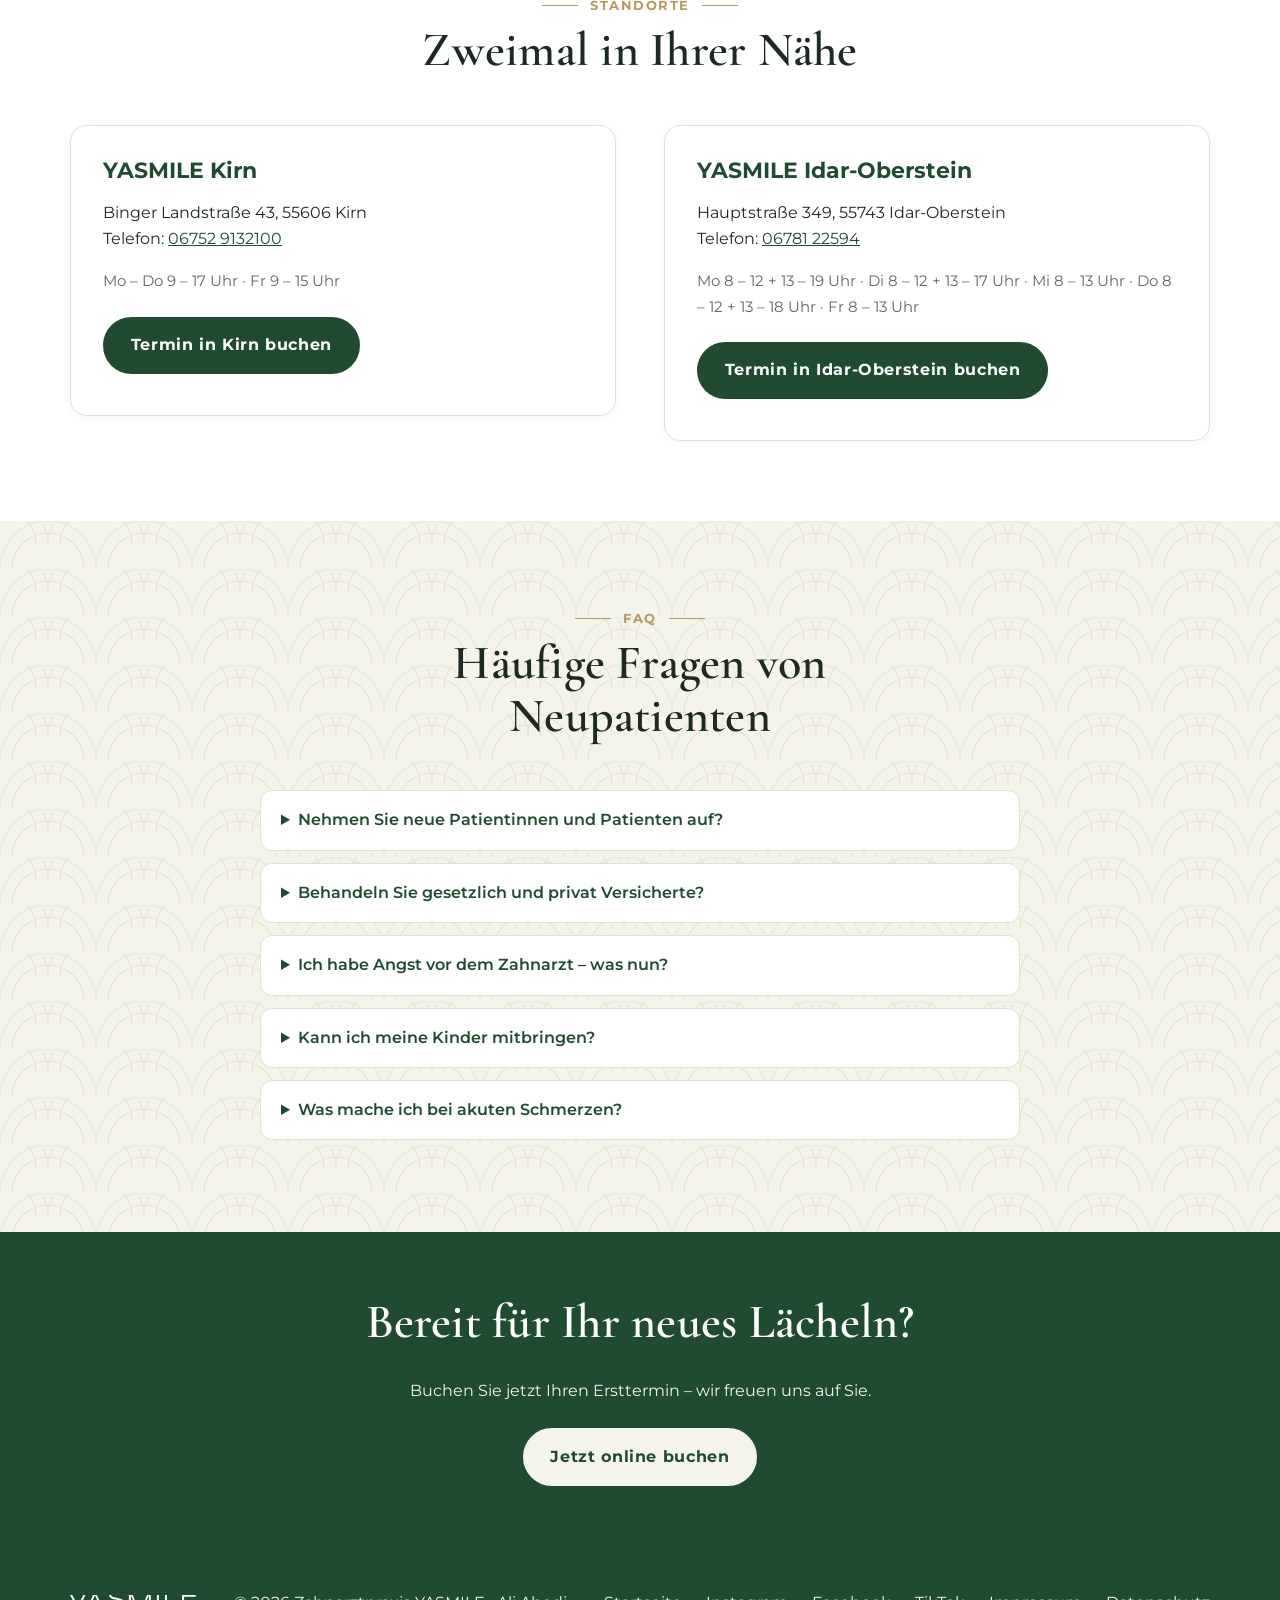
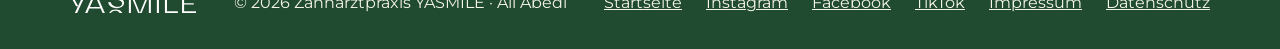
<file: neupatienten.html>
<!DOCTYPE html>
<html lang="de">
<head>
  <meta charset="UTF-8">
  <meta name="viewport" content="width=device-width, initial-scale=1.0">
  <title>Neupatienten willkommen – YASMILE Kirn &amp; Idar-Oberstein</title>
  <meta name="theme-color" content="#204b30">
  <meta name="description" content="Neu bei YASMILE? Moderne Zahnmedizin in Kirn und Idar-Oberstein – Termin online buchen, entspannt ankommen, persönlich beraten werden.">
  <meta property="og:title" content="Neu bei YASMILE? Say YAS zu Ihrem Lächeln.">
  <meta property="og:description" content="Moderne Zahnmedizin in Kirn und Idar-Oberstein. Jetzt Ersttermin online buchen.">
  <link rel="icon" href="favicon.svg" type="image/svg+xml">
  <link rel="preconnect" href="https://fonts.googleapis.com">
  <link rel="preconnect" href="https://fonts.gstatic.com" crossorigin>
  <link href="https://fonts.googleapis.com/css2?family=Cormorant+Garamond:ital,wght@0,500;0,600;1,500;1,600&family=Montserrat:wght@300;400;600;700&display=swap" rel="stylesheet">
  <link rel="stylesheet" href="css/styles.css">
</head>
<body>

  <header class="site-header" id="top">
    <div class="container nav-wrap">
      <a href="index.html" class="brand" aria-label="YASMILE Startseite">
        <img src="assets/logo.svg" alt="YASMILE" width="170" height="24">
      </a>
      <button class="nav-toggle" aria-label="Menü öffnen" aria-expanded="false" aria-controls="main-nav">
        <span></span><span></span><span></span>
      </button>
      <nav class="main-nav" id="main-nav">
        <a href="#vorteile">Ihre Vorteile</a>
        <a href="#ablauf">Ablauf</a>
        <a href="#standorte">Standorte</a>
        <a href="#faq">FAQ</a>
        <a href="https://termin.teemer.de/calendar/9A3BC51F3E2E55A3DE97DF06DDC76140" class="btn btn-small" target="_blank" rel="noopener">Termin buchen</a>
      </nav>
    </div>
  </header>

  <main>
    <!-- Hero -->
    <section class="hero campaign-hero">
      <div class="container hero-grid">
        <div class="hero-text">
          <p class="eyebrow">Neupatienten willkommen · Kirn &amp; Idar-Oberstein</p>
          <h1>Neu bei uns? <span class="accent">Say YAS</span> zu Ihrem Lächeln.</h1>
          <p class="lead">Sie suchen eine Zahnarztpraxis, in der Sie sich wirklich wohlfühlen? Bei YASMILE treffen moderne Zahnmedizin, ein einfühlsames Team und eine entspannte Atmosphäre aufeinander – für die ganze Familie.</p>
          <div class="hero-actions">
            <a href="https://termin.teemer.de/calendar/9A3BC51F3E2E55A3DE97DF06DDC76140" class="btn" target="_blank" rel="noopener">Ersttermin online buchen</a>
            <a href="#standorte" class="btn btn-outline">Standort wählen</a>
          </div>
          <ul class="hero-badges">
            <li>✔ Online-Buchung rund um die Uhr</li>
            <li>✔ Zwei Standorte</li>
            <li>✔ Auch für Angstpatienten</li>
          </ul>
        </div>
        <div class="hero-visual" aria-hidden="true">
          <div class="smile-card">
            <img src="assets/signet.svg" alt="" width="220" height="248">
          </div>
        </div>
      </div>
    </section>

    <!-- Vorteile -->
    <section class="section" id="vorteile">
      <div class="container">
        <div class="section-head">
          <p class="eyebrow">Warum YASMILE?</p>
          <h2>Zahnmedizin neu gedacht</h2>
          <p>Ein Zahnarztbesuch kann mehr sein als ein Pflichttermin. Das erwartet Sie bei uns:</p>
        </div>
        <div class="cards">
          <article class="card"><span class="icon">🕒</span><h3>Termin in 2 Minuten</h3><p>Freie Termine online finden, auswählen, fertig – jederzeit und von überall.</p></article>
          <article class="card"><span class="icon">🤝</span><h3>Zeit &amp; Empathie</h3><p>Wir hören zu, erklären alle Optionen verständlich und nehmen uns Zeit – gerade auch bei Angst vor dem Zahnarzt.</p></article>
          <article class="card"><span class="icon">🔬</span><h3>Moderne Technik</h3><p>iTero™ Intraoralscanner statt Abdruckmasse, 3D-Röntgen (DVT) und CEREC-Zahnersatz direkt in der Praxis.</p></article>
          <article class="card"><span class="icon">👨‍👩‍👧</span><h3>Für die ganze Familie</h3><p>Von der Kinderzahnheilkunde über Prophylaxe bis zu Implantaten – alles unter einem Dach.</p></article>
          <article class="card"><span class="icon">😴</span><h3>Entspannt behandelt</h3><p>Auf Wunsch unterstützen verschiedene Sedierungsmöglichkeiten – von Lachgas bis zur Vollnarkose.</p></article>
          <article class="card"><span class="icon">🌿</span><h3>Wohlfühl-Atmosphäre</h3><p>Ein Ambiente, in dem Sie gerne ankommen – Ihre kleine Auszeit vom Alltag.</p></article>
        </div>
      </div>
    </section>

    <!-- Bildband -->
    <section class="image-band" aria-label="Entspannt zum Zahnarzt">
      <div class="band-signet" aria-hidden="true"><img src="assets/signet.svg" alt=""></div>
      <div class="container">
        <p class="eyebrow">Wo Ihr Lächeln zu Hause ist</p>
        <h2>Entspannt ankommen, gut beraten werden</h2>
        <p>Vom ersten Termin an nehmen wir uns Zeit für Sie – mit Empathie, Erfahrung und moderner Zahnmedizin.</p>
      </div>
    </section>

    <!-- Ablauf -->
    <section class="section section-tinted" id="ablauf">
      <div class="container">
        <div class="section-head">
          <p class="eyebrow">So einfach geht's</p>
          <h2>Ihr Weg zu YASMILE</h2>
        </div>
        <ol class="steps">
          <li><span class="step-no">1</span><h3>Termin buchen</h3><p>Online über unser Buchungstool oder telefonisch in Kirn bzw. Idar-Oberstein.</p></li>
          <li><span class="step-no">2</span><h3>Kennenlernen</h3><p>Wir untersuchen Ihre Zähne gründlich und sprechen über Ihre Wünsche und Fragen.</p></li>
          <li><span class="step-no">3</span><h3>Ihr Plan</h3><p>Sie erhalten eine verständliche Empfehlung – inklusive transparenter Information zu möglichen Kosten.</p></li>
        </ol>
        <div class="checklist">
          <h3>Bitte zum ersten Termin mitbringen</h3>
          <ul>
            <li>Versichertenkarte Ihrer Krankenkasse</li>
            <li>Bonusheft (falls vorhanden)</li>
            <li>Aktuelle Medikamentenliste bzw. Allergiepass</li>
            <li>Vorhandene Röntgenbilder oder Befunde (falls vorhanden)</li>
          </ul>
        </div>
      </div>
    </section>

    <!-- Standorte -->
    <section class="section" id="standorte">
      <div class="container">
        <div class="section-head">
          <p class="eyebrow">Standorte</p>
          <h2>Zweimal in Ihrer Nähe</h2>
        </div>
        <div class="two-col">
          <article class="location-card">
            <h3>YASMILE Kirn</h3>
            <p>Binger Landstraße 43, 55606 Kirn<br>Telefon: <a href="tel:+4967529132100">06752 9132100</a></p>
            <p class="note">Mo – Do 9 – 17 Uhr · Fr 9 – 15 Uhr</p>
            <a href="https://termin.teemer.de/calendar/9A3BC51F3E2E55A3DE97DF06DDC76140" class="btn" target="_blank" rel="noopener">Termin in Kirn buchen</a>
          </article>
          <article class="location-card">
            <h3>YASMILE Idar-Oberstein</h3>
            <p>Hauptstraße 349, 55743 Idar-Oberstein<br>Telefon: <a href="tel:+49678122594">06781 22594</a></p>
            <p class="note">Mo 8 – 12 + 13 – 19 Uhr · Di 8 – 12 + 13 – 17 Uhr · Mi 8 – 13 Uhr · Do 8 – 12 + 13 – 18 Uhr · Fr 8 – 13 Uhr</p>
            <a href="https://termin.teemer.de/calendar/9A3BC51F3E2E55A3DE97DF06DDC76140" class="btn" target="_blank" rel="noopener">Termin in Idar-Oberstein buchen</a>
          </article>
        </div>
      </div>
    </section>

    <!-- FAQ -->
    <section class="section section-tinted" id="faq">
      <div class="container narrow">
        <div class="section-head">
          <p class="eyebrow">FAQ</p>
          <h2>Häufige Fragen von Neupatienten</h2>
        </div>
        <div class="faq">
          <details><summary>Nehmen Sie neue Patientinnen und Patienten auf?</summary><p>Ja – wir freuen uns über neue Gesichter in Kirn und Idar-Oberstein. Buchen Sie Ihren Ersttermin am einfachsten online.</p></details>
          <details><summary>Behandeln Sie gesetzlich und privat Versicherte?</summary><p>Ja, wir behandeln gesetzlich und privat Versicherte sowie Selbstzahler. Über mögliche Eigenanteile informieren wir Sie vorab transparent.</p></details>
          <details><summary>Ich habe Angst vor dem Zahnarzt – was nun?</summary><p>Sagen Sie es uns gerne schon bei der Buchung. Wir nehmen uns besonders viel Zeit, erklären jeden Schritt und können auf Wunsch mit Sedierung – von Lachgas bis zur Vollnarkose – unterstützen.</p></details>
          <details><summary>Kann ich meine Kinder mitbringen?</summary><p>Natürlich. Wir behandeln die ganze Familie – von den Kleinsten bis zu den Großeltern.</p></details>
          <details><summary>Was mache ich bei akuten Schmerzen?</summary><p>Rufen Sie uns während der Sprechzeiten an – wir helfen so schnell wie möglich. Außerhalb der Sprechzeiten erreichen Sie den zahnärztlichen Notdienst unter <a href="tel:+491805040308">0180 5040308</a> (kostenpflichtig nach Tarif).</p></details>
        </div>
      </div>
    </section>

    <!-- CTA -->
    <section class="cta-band">
      <div class="container cta-inner">
        <h2>Bereit für Ihr neues Lächeln?</h2>
        <p>Buchen Sie jetzt Ihren Ersttermin – wir freuen uns auf Sie.</p>
        <a href="https://termin.teemer.de/calendar/9A3BC51F3E2E55A3DE97DF06DDC76140" class="btn btn-light" target="_blank" rel="noopener">Jetzt online buchen</a>
      </div>
    </section>
  </main>

  <footer class="site-footer">
    <div class="container footer-grid">
      <div class="brand"><img src="assets/logo-white.svg" alt="YASMILE" width="140" height="20"></div>
      <p>© <span id="year"></span> Zahnarztpraxis YASMILE · Ali Abedi</p>
      <nav><a href="index.html">Startseite</a><a href="https://www.instagram.com/yasmile_official/" target="_blank" rel="noopener">Instagram</a><a href="https://www.facebook.com/people/Yasmile/61584768425615/" target="_blank" rel="noopener">Facebook</a><a href="https://www.tiktok.com/@yasmile_official" target="_blank" rel="noopener">TikTok</a><a href="impressum.html">Impressum</a><a href="datenschutz.html">Datenschutz</a></nav>
    </div>
  </footer>

  <script src="js/main.js"></script>
</body>
</html>
</file>
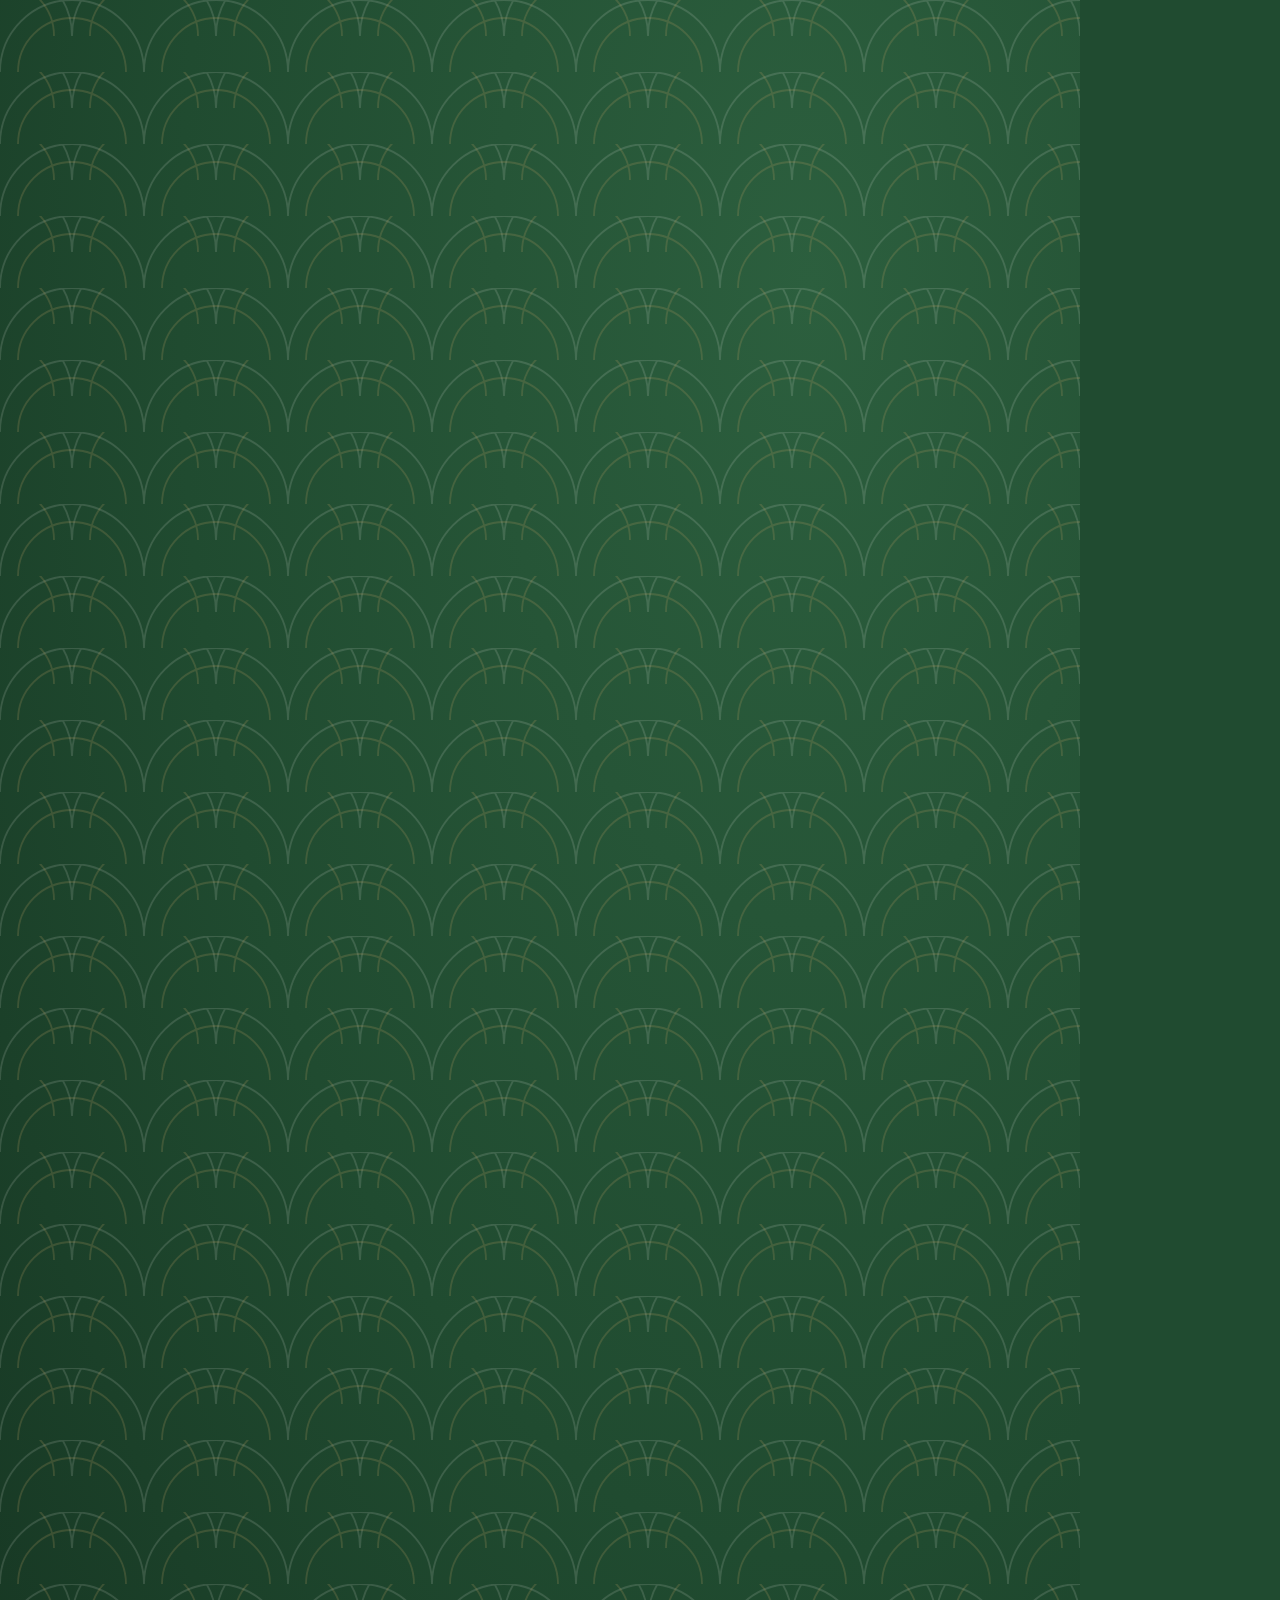
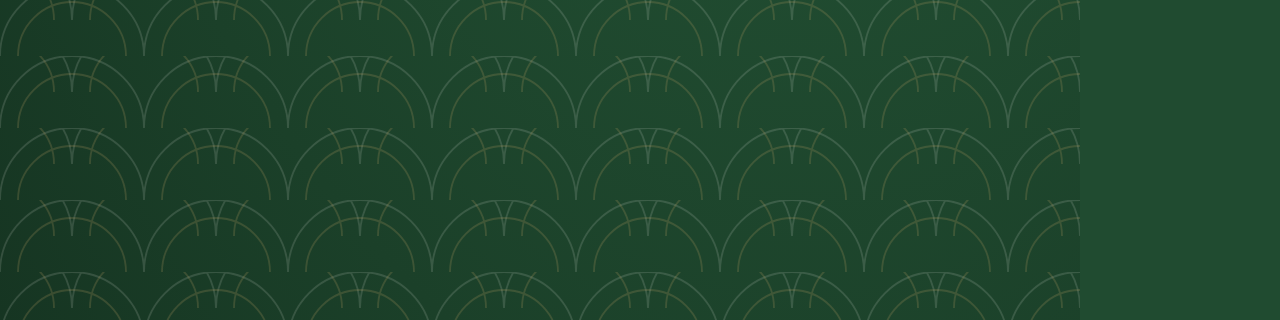
<file: marketing/clips-quellen/clip1.html>
<!DOCTYPE html>
<html lang="de"><head><meta charset="UTF-8"><link rel="stylesheet" href="base.css">
<style>
  .ring { position: absolute; left: 50%; top: 50%; width: 620px; height: 620px; margin: -310px 0 0 -310px; }
  .ring circle { fill: none; stroke: var(--gold); stroke-width: 2.5; }
  .signet-big { width: 300px; filter: brightness(0) invert(1); }
  #s1 .signet-wrap { position: relative; width: 620px; height: 620px; display: grid; place-items: center; }
  #s2 .headline { margin: 40px 0; }
  #yas { font-family: var(--serif); font-style: italic; font-weight: 600; font-size: 300px; line-height: 1; color: var(--gold-light);
         background: linear-gradient(100deg, #b89a5e 20%, #fff6dc 45%, #e3cf9f 55%, #b89a5e 80%); background-size: 300% 100%;
         -webkit-background-clip: text; background-clip: text; -webkit-text-fill-color: transparent; }
  #s3 .item { display: flex; flex-direction: column; align-items: center; margin: 46px 0; }
  #s3 .item .headline { font-size: 104px; }
  #s3 .item .sub { color: #4a564e; font-size: 40px; margin-top: 8px; }
  #s4 .wordmark { margin-bottom: 60px; }
  #s4 .loc { margin: 40px 0 90px; }
  .bg-signet { position: absolute; width: 900px; right: -300px; bottom: -200px; filter: brightness(0) invert(1); opacity: .06; }
</style></head>
<body><div class="stage">

  <!-- Szene 1: Signet + Goldring -->
  <section class="scene bg-green" id="s1">
    <div class="signet-wrap">
      <svg class="ring" viewBox="0 0 620 620"><circle cx="310" cy="310" r="300" transform="rotate(-90 310 310)"/></svg>
      <img class="signet-big" src="signet.svg" alt="">
    </div>
  </section>

  <!-- Szene 2: Headline -->
  <section class="scene bg-green" id="s2">
    <img class="bg-signet" src="signet.svg" alt="">
    <p class="eyebrow" id="s2e">YASMILE · Zahnmedizin</p>
    <h1 class="headline" id="s2h">Dein neues Lächeln?</h1>
    <div id="yas">YAS.</div>
  </section>

  <!-- Szene 3: Werte -->
  <section class="scene bg-cream" id="s3">
    <p class="eyebrow" id="s3e">Zahnmedizin neu gedacht</p>
    <div class="item" id="i1"><h2 class="headline">Moderne <em>Technik</em></h2><p class="sub">iTero™ Scanner · 3D-Röntgen · CEREC</p></div>
    <div class="line" id="l1"></div>
    <div class="item" id="i2"><h2 class="headline">Viel <em>Ruhe</em> &amp; Zeit</h2><p class="sub">Auch für Angstpatienten</p></div>
    <div class="line" id="l2"></div>
    <div class="item" id="i3"><h2 class="headline">Für die ganze <em>Familie</em></h2><p class="sub">Vom ersten Zahn bis zum Implantat</p></div>
  </section>

  <!-- Szene 4: Endcard -->
  <section class="scene bg-green" id="s4">
    <img class="bg-signet" src="signet.svg" alt="">
    <img class="wordmark" id="wm" src="logo-white.svg" alt="YASMILE">
    <div class="line" id="l4"></div>
    <p class="small loc" id="loc">KIRN · IDAR-OBERSTEIN</p>
    <div class="pill" id="cta">Jetzt online Termin buchen<span class="shine" id="shine"></span></div>
    <p class="small" id="url" style="margin-top:50px">yasmile.de</p>
  </section>

</div>
<script src="engine.js"></script>
<script>
window.DURATION = 13;
window.render = (t) => {
  // Szene 1 (0 – 2.6s)
  scene($('#s1'), t, 0, 2.6, { reveal: 0 });
  drift($('#s1'), t);
  drawCircle($('#s1 circle'), t, 0.1, 1.5);
  rise($('#s1 .signet-big'), t, 0.5, { dur: 1.2, dist: 0, scale: 0.35, end: 2.1 });
  $('#s1 .ring').style.transform = `rotate(${t * 12}deg) scale(${1 + easeInOut(prog(t, 2.1, 2.6)) * 1.8})`;
  $('#s1 .ring').style.opacity = 1 - prog(t, 2.2, 2.6);

  // Szene 2 (2.3 – 6.2s)
  scene($('#s2'), t, 2.3, 6.2, { reveal: 0.8 });
  drift($('#s2'), t);
  rise($('#s2e'), t, 2.7, { end: 5.7 });
  words($('#s2h'), t, 2.9, { stagger: 0.16, end: 5.7 });
  rise($('#yas'), t, 3.9, { dur: 1.0, dist: 0, scale: 0.4, end: 5.7 });
  $('#yas').style.backgroundPosition = `${100 - prog(t, 4.2, 5.4) * 100}% 0`;
  $('#s2 .bg-signet').style.transform = `translateY(${-t * 30}px) rotate(${t * 2}deg)`;

  // Szene 3 (5.9 – 9.9s)
  scene($('#s3'), t, 5.9, 9.9, { reveal: 0.9, origin: '50% 100%' });
  drift($('#s3'), t);
  rise($('#s3e'), t, 6.3, { end: 9.4 });
  rise($('#i1'), t, 6.6, { end: 9.4 });
  drawLine($('#l1'), t, 7.1, 0.8, 380);
  rise($('#i2'), t, 7.4, { end: 9.4 });
  drawLine($('#l2'), t, 7.9, 0.8, 380);
  rise($('#i3'), t, 8.2, { end: 9.4 });

  // Szene 4 (9.6 – Ende)
  scene($('#s4'), t, 9.6, 99, { reveal: 0.9 });
  drift($('#s4'), t);
  rise($('#wm'), t, 10.0, { dist: 40, scale: 0.1 });
  drawLine($('#l4'), t, 10.3, 0.9, 460);
  rise($('#loc'), t, 10.5);
  rise($('#cta'), t, 10.8, { scale: 0.15 });
  shine($('#shine'), t, 11.6, 2.4);
  rise($('#url'), t, 11.1);
  $('#s4 .bg-signet').style.transform = `translateY(${-(t - 9.6) * 25}px)`;
};
render(0);
</script>
</body></html>
</file>
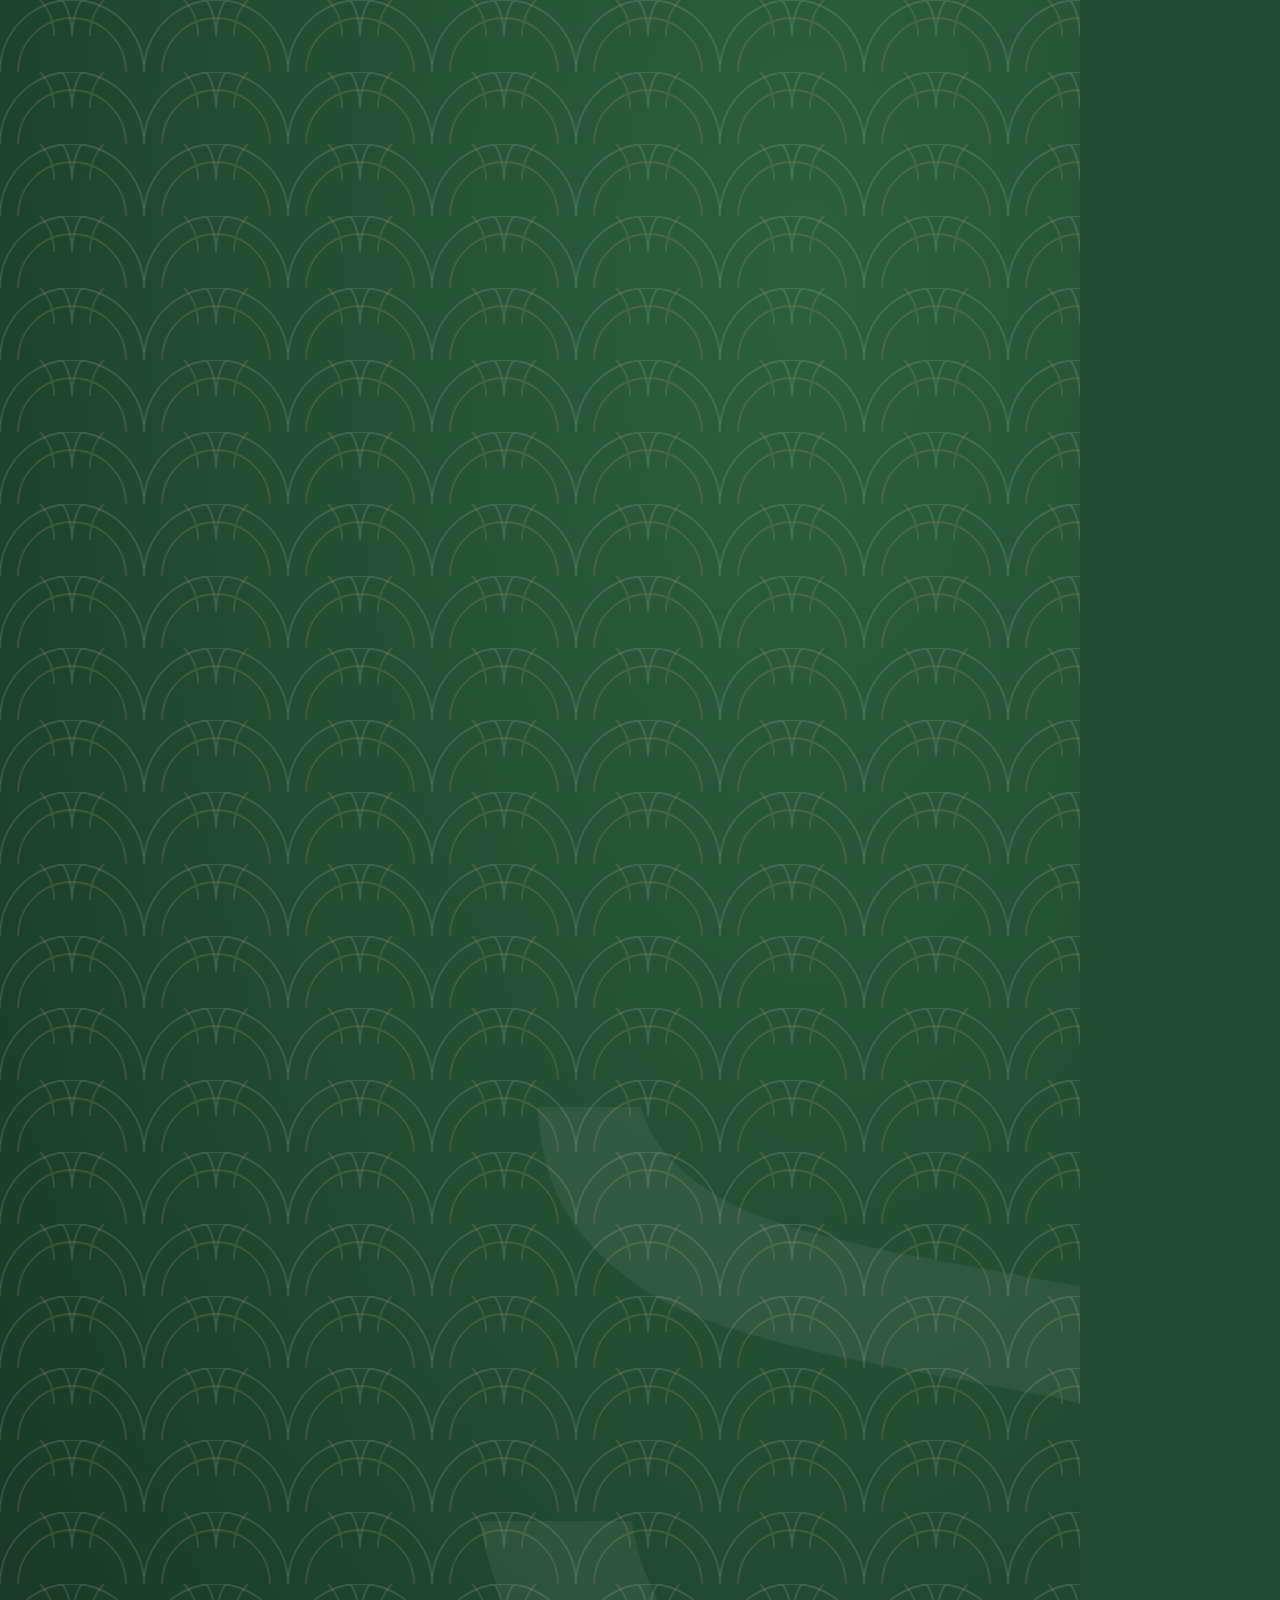
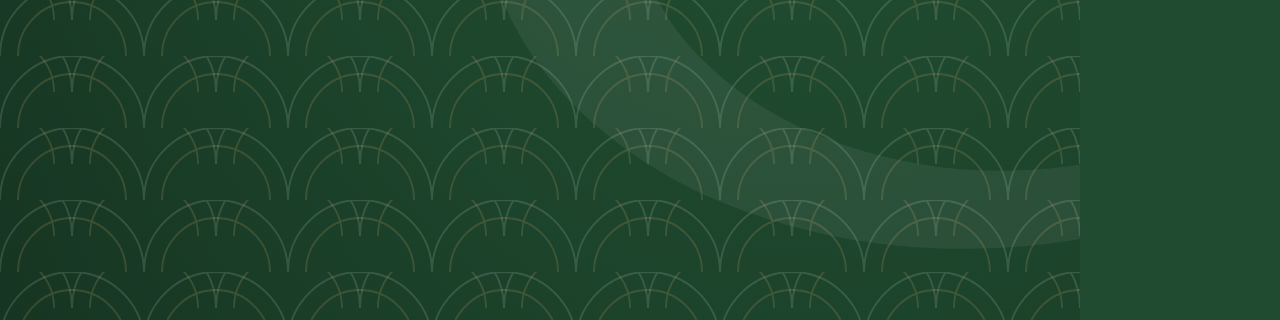
<file: marketing/clips-quellen/clip2.html>
<!DOCTYPE html>
<html lang="de"><head><meta charset="UTF-8"><link rel="stylesheet" href="base.css">
<style>
  #s1 .headline { font-size: 160px; margin: 40px 0; }
  #s2 { justify-content: center; gap: 56px; }
  #s2 .headline { font-size: 110px; margin-bottom: 20px; }
  .bg-signet { position: absolute; width: 900px; right: -300px; bottom: -200px; filter: brightness(0) invert(1); opacity: .06; }
  #s3 .wordmark { margin-bottom: 60px; }
  #s3 .loc { margin: 40px 0 90px; }
</style></head>
<body><div class="stage">

  <section class="scene bg-green" id="s1">
    <img class="bg-signet" src="signet.svg" alt="">
    <p class="eyebrow" id="e1">Neupatienten willkommen</p>
    <h1 class="headline" id="h1">Neu bei <em>YASMILE?</em></h1>
    <p class="sub" id="p1">In 3 Schritten zu Ihrem ersten Termin</p>
  </section>

  <section class="scene bg-cream" id="s2">
    <h2 class="headline" id="h2">So <em>einfach</em> geht's</h2>
    <div class="card" id="c1"><div class="no">1</div><div><h3>Online buchen</h3><p>Freie Termine rund um die Uhr – in 2 Minuten.</p></div></div>
    <div class="card" id="c2"><div class="no">2</div><div><h3>Kennenlernen</h3><p>Gründliche Untersuchung &amp; Zeit für Ihre Fragen.</p></div></div>
    <div class="card" id="c3"><div class="no">3</div><div><h3>Ihr Plan</h3><p>Verständliche Empfehlung – transparent auch bei Kosten.</p></div></div>
  </section>

  <section class="scene bg-green" id="s3">
    <img class="bg-signet" src="signet.svg" alt="">
    <img class="wordmark" id="wm" src="logo-white.svg" alt="YASMILE">
    <div class="line" id="l3"></div>
    <p class="small loc" id="loc">KIRN · IDAR-OBERSTEIN</p>
    <div class="pill" id="cta">Ersttermin online buchen<span class="shine" id="shine"></span></div>
    <p class="small" id="url" style="margin-top:50px">yasmile.de</p>
  </section>

</div>
<script src="engine.js"></script>
<script>
window.DURATION = 14;
window.render = (t) => {
  scene($('#s1'), t, 0, 3.8, { reveal: 0 });
  drift($('#s1'), t);
  rise($('#e1'), t, 0.2, { end: 3.3 });
  words($('#h1'), t, 0.5, { stagger: 0.18, end: 3.3 });
  rise($('#p1'), t, 1.6, { end: 3.3 });
  $('#s1 .bg-signet').style.transform = `translateY(${-t * 30}px) rotate(${t * 2}deg)`;

  scene($('#s2'), t, 3.5, 10.3, { reveal: 0.9, origin: '50% 100%' });
  drift($('#s2'), t);
  rise($('#h2'), t, 3.9, { end: 9.8 });
  const slide = (el, s) => {
    const p = easeOut(prog(t, s, s + 0.9));
    const o = 1 - easeInOut(prog(t, 9.8, 10.3));
    el.style.opacity = p * o;
    el.style.transform = `translateX(${(1 - p) * 420}px)`;
  };
  slide($('#c1'), 4.6); slide($('#c2'), 6.0); slide($('#c3'), 7.4);

  scene($('#s3'), t, 10.0, 99, { reveal: 0.9 });
  drift($('#s3'), t);
  rise($('#wm'), t, 10.4, { dist: 40, scale: 0.1 });
  drawLine($('#l3'), t, 10.7, 0.9, 460);
  rise($('#loc'), t, 10.9);
  rise($('#cta'), t, 11.2, { scale: 0.15 });
  shine($('#shine'), t, 12.0, 2.4);
  rise($('#url'), t, 11.5);
  $('#s3 .bg-signet').style.transform = `translateY(${-(t - 10) * 25}px)`;
};
render(0);
</script>
</body></html>
</file>
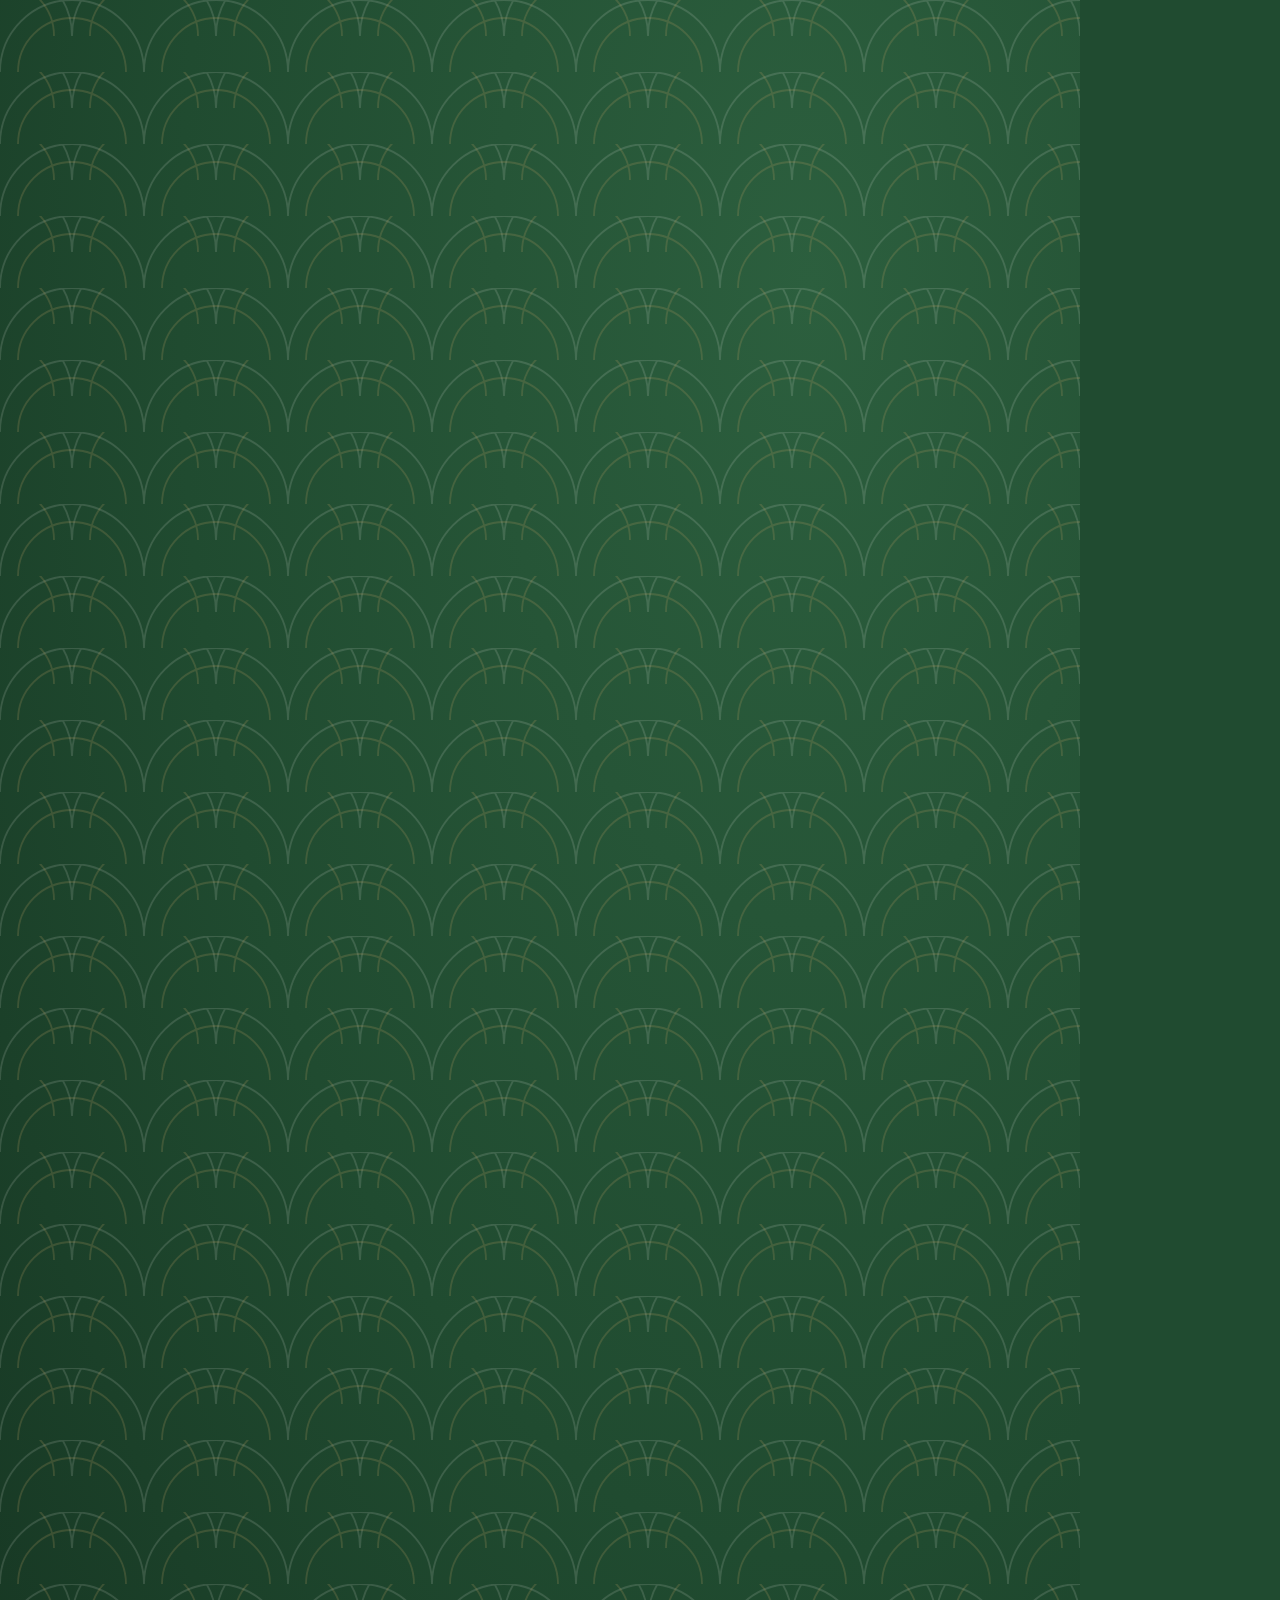
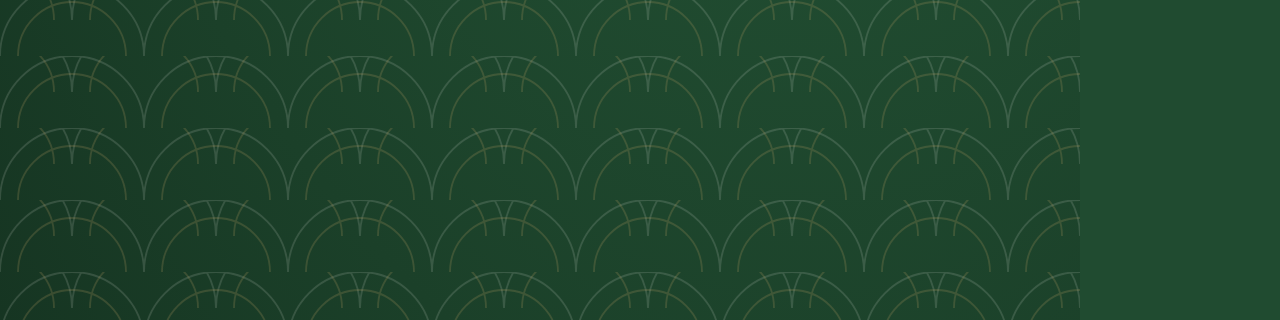
<file: marketing/clips-quellen/clip3.html>
<!DOCTYPE html>
<html lang="de"><head><meta charset="UTF-8"><link rel="stylesheet" href="base.css">
<style>
  .heart { width: 190px; height: 190px; margin-bottom: 70px; }
  .heart path { fill: none; stroke: var(--gold-light); stroke-width: 5; stroke-linecap: round; stroke-linejoin: round; }
  #s1 .headline { font-size: 128px; }
  #s2 .headline { font-size: 150px; margin: 30px 0 50px; }
  .pill-list { display: flex; flex-direction: column; gap: 34px; align-items: center; }
  .tag { font-size: 44px; font-weight: 600; color: var(--green); background: #fff; border: 2px solid var(--gold); border-radius: 999px; padding: 26px 60px; }
  #s3 .headline { font-size: 112px; margin: 36px 0; }
  #s3 .sub { max-width: 820px; }
  .bg-signet { position: absolute; width: 900px; right: -300px; bottom: -200px; filter: brightness(0) invert(1); opacity: .06; }
  #s4 .wordmark { margin-bottom: 60px; }
  #s4 .loc { margin: 40px 0 90px; }
</style></head>
<body><div class="stage">

  <section class="scene bg-green" id="s1">
    <svg class="heart" viewBox="0 0 100 100" id="hs"><path id="hp" d="M50 84 C20 62 8 46 8 31 C8 19 18 10 30 10 C39 10 46 15 50 22 C54 15 61 10 70 10 C82 10 92 19 92 31 C92 46 80 62 50 84 Z"/></svg>
    <h1 class="headline" id="h1">Herzklopfen beim Wort <em>„Zahnarzt“?</em></h1>
  </section>

  <section class="scene bg-cream" id="s2">
    <p class="eyebrow" id="e2">Wir sind für Sie da</p>
    <h2 class="headline" id="h2">Ganz in <em>Ruhe.</em></h2>
    <div class="pill-list">
      <div class="tag" id="t1">Viel Zeit &amp; Empathie</div>
      <div class="tag" id="t2">Jeder Schritt wird erklärt</div>
      <div class="tag" id="t3">Wohlfühl-Atmosphäre</div>
    </div>
  </section>

  <section class="scene bg-green" id="s3">
    <img class="bg-signet" src="signet.svg" alt="">
    <p class="eyebrow" id="e3">Auf Wunsch</p>
    <h2 class="headline" id="h3">Entspannt behandelt</h2>
    <p class="sub" id="p3">Verschiedene Sedierungsmöglichkeiten – von Lachgas bis zur Vollnarkose.</p>
  </section>

  <section class="scene bg-green" id="s4">
    <img class="bg-signet" src="signet.svg" alt="">
    <img class="wordmark" id="wm" src="logo-white.svg" alt="YASMILE">
    <div class="line" id="l4"></div>
    <p class="small loc" id="loc">KIRN · IDAR-OBERSTEIN</p>
    <div class="pill" id="cta">Termin in Ruhe online buchen<span class="shine" id="shine"></span></div>
    <p class="small" id="url" style="margin-top:50px">yasmile.de</p>
  </section>

</div>
<script src="engine.js"></script>
<script>
window.DURATION = 14;
window.render = (t) => {
  scene($('#s1'), t, 0, 3.6, { reveal: 0 });
  drift($('#s1'), t);
  drawCircle($('#hp'), t, 0.1, 1.4);
  // sanfter Herzschlag, der sich beruhigt
  const beat = Math.max(0, Math.sin(t * 7)) * 0.08 * (1 - prog(t, 1.5, 3.2));
  $('#hs').style.transform = `scale(${1 + beat})`;
  $('#hs').style.opacity = 1 - prog(t, 3.0, 3.4);
  words($('#h1'), t, 0.9, { stagger: 0.14, end: 3.1 });

  scene($('#s2'), t, 3.3, 7.6, { reveal: 0.9, origin: '50% 100%' });
  drift($('#s2'), t, 10);
  rise($('#e2'), t, 3.7, { end: 7.1 });
  words($('#h2'), t, 3.9, { stagger: 0.2, end: 7.1 });
  rise($('#t1'), t, 4.8, { end: 7.1 });
  rise($('#t2'), t, 5.3, { end: 7.1 });
  rise($('#t3'), t, 5.8, { end: 7.1 });

  scene($('#s3'), t, 7.3, 10.6, { reveal: 0.9 });
  drift($('#s3'), t, 10);
  rise($('#e3'), t, 7.7, { end: 10.1 });
  words($('#h3'), t, 7.9, { stagger: 0.2, end: 10.1 });
  rise($('#p3'), t, 8.7, { end: 10.1 });
  $('#s3 .bg-signet').style.transform = `translateY(${-(t - 7.3) * 25}px)`;

  scene($('#s4'), t, 10.3, 99, { reveal: 0.9 });
  drift($('#s4'), t, 10);
  rise($('#wm'), t, 10.7, { dist: 40, scale: 0.1 });
  drawLine($('#l4'), t, 11.0, 0.9, 460);
  rise($('#loc'), t, 11.2);
  rise($('#cta'), t, 11.5, { scale: 0.15 });
  shine($('#shine'), t, 12.3, 2.4);
  rise($('#url'), t, 11.8);
  $('#s4 .bg-signet').style.transform = `translateY(${-(t - 10.3) * 25}px)`;
};
render(0);
</script>
</body></html>
</file>
<file: css/styles.css>
:root {
  /* Farben nach yasmile.de */
  --primary: #204b30;
  --primary-dark: #163522;
  --primary-light: #e4ebe2;
  --secondary: #f5f4ea;
  --text: #1c2a21;
  --muted: #5d6860;
  --bg: #ffffff;
  --tint: #f5f4ea;
  --border: #e3e1d3;
  --radius: 16px;
  --shadow: 0 10px 30px rgba(32, 75, 48, 0.12);
  --gold: #b89a5e;
  --serif: "Cormorant Garamond", Georgia, "Times New Roman", serif;
}

*, *::before, *::after { box-sizing: border-box; }
html { scroll-behavior: smooth; scroll-padding-top: 80px; }
body {
  margin: 0;
  font-family: "Montserrat", system-ui, -apple-system, "Segoe UI", sans-serif;
  color: var(--text);
  background: var(--bg);
  line-height: 1.65;
}
img { max-width: 100%; display: block; }
a { color: var(--primary); }
h1, h2, h3 { line-height: 1.2; margin: 0 0 .6em; }
h1 { font-size: clamp(2.2rem, 5vw, 3.5rem); font-weight: 600; }
h2 { font-size: clamp(1.7rem, 3.5vw, 2.4rem); font-weight: 600; }
h3 { font-size: 1.15rem; }

.container { width: min(1140px, 100% - 32px); margin-inline: auto; }
.narrow { width: min(760px, 100% - 32px); }

.eyebrow {
  text-transform: uppercase; letter-spacing: .12em; font-size: .8rem;
  font-weight: 700; color: var(--primary); margin: 0 0 .5rem;
}
.accent { color: var(--primary); }

/* Buttons */
.btn {
  display: inline-block; background: var(--primary); color: #fff; text-decoration: none;
  font-weight: 700; padding: .85rem 1.6rem; border-radius: 999px; border: 2px solid var(--primary);
  cursor: pointer; font: inherit; font-weight: 700; transition: background .2s, transform .2s;
}
.btn:hover { background: var(--primary-dark); transform: translateY(-2px); }
.btn-outline { background: transparent; color: var(--primary); }
.btn-outline:hover { background: var(--primary-light); }
.btn-small { padding: .5rem 1.1rem; color: #fff !important; }

/* Header */
.site-header {
  position: sticky; top: 0; z-index: 50; background: rgba(255,255,255,.92);
  backdrop-filter: blur(8px); border-bottom: 1px solid var(--border);
}
.nav-wrap { display: flex; align-items: center; justify-content: space-between; height: 70px; }
.brand { display: flex; align-items: center; text-decoration: none; }
.brand img { height: 22px; width: auto; }
.main-nav { display: flex; align-items: center; gap: 1.5rem; }
.main-nav a { text-decoration: none; color: var(--text); font-weight: 600; }
.main-nav a:not(.btn):hover { color: var(--primary); }
.nav-toggle { display: none; background: none; border: 0; cursor: pointer; padding: 8px; }
.nav-toggle span { display: block; width: 24px; height: 3px; background: var(--text); margin: 4px 0; border-radius: 2px; transition: .3s; }

/* Hero */
.hero { background: linear-gradient(135deg, var(--tint) 0%, #fff 60%); padding: 5rem 0 4rem; }
.hero-grid { display: grid; grid-template-columns: 1.2fr 1fr; gap: 3rem; align-items: center; }
.lead { font-size: 1.15rem; color: var(--muted); max-width: 36em; }
.hero-actions { display: flex; flex-wrap: wrap; gap: 1rem; margin: 2rem 0 1.5rem; }
.hero-badges { list-style: none; padding: 0; margin: 0; display: flex; flex-wrap: wrap; gap: .5rem 1.5rem; color: var(--primary-dark); font-weight: 600; }
.smile-card { background: var(--secondary); border-radius: 50%; box-shadow: var(--shadow); padding: 3.5rem; aspect-ratio: 1; display: grid; place-items: center; max-width: 380px; margin-inline: auto; animation: float 5s ease-in-out infinite; }
@keyframes float { 50% { transform: translateY(-12px); } }

/* Sections */
.section { padding: 5rem 0; }
.section-tinted { background: var(--tint); }
.section-head { text-align: center; max-width: 640px; margin: 0 auto 3rem; }
.two-col { display: grid; grid-template-columns: 1fr 1fr; gap: 3rem; align-items: start; }

.features { list-style: none; margin: 0; padding: 0; display: grid; gap: 1.25rem; }
.features li { display: flex; gap: 1rem; background: #fff; border: 1px solid var(--border); border-radius: var(--radius); padding: 1.25rem; }
.features p { margin: 0; color: var(--muted); }
.icon { font-size: 1.8rem; line-height: 1; flex-shrink: 0; }

.cards { display: grid; grid-template-columns: repeat(3, 1fr); gap: 1.5rem; }
.card { background: #fff; border-radius: var(--radius); padding: 2rem; box-shadow: 0 2px 8px rgba(0,0,0,.04); transition: transform .25s, box-shadow .25s; }
.card:hover { transform: translateY(-6px); box-shadow: var(--shadow); }
.card .icon { display: inline-flex; width: 56px; height: 56px; align-items: center; justify-content: center; background: var(--primary-light); border-radius: 14px; margin-bottom: 1rem; }
.card p { color: var(--muted); margin: 0; }

.team { display: grid; grid-template-columns: repeat(4, 1fr); gap: 1.5rem; }
.member { margin: 0; text-align: center; }
.avatar {
  aspect-ratio: 1; border-radius: var(--radius); display: grid; place-items: center;
  font-size: 3rem; font-weight: 600; color: var(--primary);
  background: linear-gradient(135deg, var(--primary-light), var(--secondary)); margin-bottom: 1rem;
}
.member h3 { margin-bottom: .2rem; }
.member p { margin: 0; color: var(--muted); }

.hours { width: 100%; border-collapse: collapse; background: #fff; border-radius: var(--radius); overflow: hidden; }
.hours th, .hours td { padding: .8rem 1.2rem; text-align: left; border-bottom: 1px solid var(--border); }
.hours tr:last-child th, .hours tr:last-child td { border-bottom: 0; }
.hours td { text-align: right; font-variant-numeric: tabular-nums; }
.note { color: var(--muted); font-size: .95rem; }

.contact { font-style: normal; }




/* Form */
.form { display: grid; grid-template-columns: 1fr 1fr; gap: 1.2rem; background: #fff; padding: 2rem; border-radius: var(--radius); box-shadow: var(--shadow); }
.field { display: flex; flex-direction: column; gap: .35rem; }
.full { grid-column: 1 / -1; }
.field label { font-weight: 600; font-size: .95rem; }
.field input, .field select, .field textarea {
  font: inherit; padding: .75rem .9rem; border: 1px solid var(--border); border-radius: 10px; background: #fff;
}
.field input:focus, .field select:focus, .field textarea:focus { outline: 2px solid var(--primary); border-color: transparent; }
.field.check { flex-direction: row; align-items: flex-start; gap: .6rem; }
.field.check input { margin-top: .35rem; }
.field.check label { font-weight: 400; }
.invalid { border-color: #dc2626 !important; }
.form-status { margin: .75rem 0 0; font-weight: 600; }
.form-status.error { color: #dc2626; }
.form-status.success { color: var(--primary); }

/* Footer */
.site-footer { background: var(--primary); color: var(--secondary); padding: 2rem 0; }
.footer-grid { display: flex; flex-wrap: wrap; align-items: center; justify-content: space-between; gap: 1rem; }
.site-footer .brand img { height: 18px; }
.site-footer p { margin: 0; }
.site-footer nav { display: flex; flex-wrap: wrap; gap: .5rem 1.5rem; }
.site-footer a { color: var(--secondary); }

/* Legal pages */
.legal { padding: 4rem 0; }
.legal h2 { font-size: 1.4rem; margin-top: 2rem; }

/* Responsive */
@media (max-width: 900px) {
  .hero-grid, .two-col { grid-template-columns: 1fr; }
  .hero-visual { order: -1; }
  .smile-card { max-width: 240px; }
  .cards { grid-template-columns: repeat(2, 1fr); }
  .team { grid-template-columns: repeat(2, 1fr); }
}
@media (max-width: 760px) {
  .nav-toggle { display: block; }
  .main-nav {
    position: absolute; top: 70px; left: 0; right: 0; flex-direction: column; align-items: stretch;
    background: #fff; padding: 1rem 16px 1.5rem; gap: .25rem; border-bottom: 1px solid var(--border);
    display: none;
  }
  .main-nav.open { display: flex; }
  .main-nav a { padding: .6rem 0; }
  .main-nav .btn { text-align: center; margin-top: .5rem; }
  .nav-toggle[aria-expanded="true"] span:nth-child(1) { transform: translateY(7px) rotate(45deg); }
  .nav-toggle[aria-expanded="true"] span:nth-child(2) { opacity: 0; }
  .nav-toggle[aria-expanded="true"] span:nth-child(3) { transform: translateY(-7px) rotate(-45deg); }
  .hero { padding: 3rem 0; }
  .section { padding: 3.5rem 0; }
  .cards, .form { grid-template-columns: 1fr; }
  .form { padding: 1.25rem; }
}
@media (prefers-reduced-motion: reduce) {
  html { scroll-behavior: auto; }
  .smile-card { animation: none; }
  .card, .btn { transition: none; }
}

/* Team intro & locations */
.team-intro { grid-template-columns: 280px 1fr; align-items: center; gap: 2.5rem; }
.team-text p { font-size: 1.05rem; }
.locations-title { margin-top: 2rem; }
.locations { list-style: none; padding: 0; margin: 0; display: grid; gap: .6rem; }
.locations li { background: #fff; border-radius: 12px; padding: .8rem 1.1rem; border: 1px solid var(--border); }
.map-link {
  margin-top: 1.5rem; min-height: 100px; border-radius: var(--radius); border: 2px dashed #b9c8b8;
  background: #fff; display: grid; place-content: center; text-align: center; padding: 1rem; gap: .3rem;
  text-decoration: none; color: var(--text); transition: border-color .2s;
}
.map-link:hover { border-color: var(--primary); }
.map-link span { font-weight: 700; font-size: 1.1rem; color: var(--primary); }
.map-link small { color: var(--muted); }
.cards .card h3 { font-size: 1.1rem; }
@media (max-width: 760px) {
  .team-intro { grid-template-columns: 1fr; }
  .team-intro .member { max-width: 240px; margin-inline: auto; }
}

/* Standorte & Sprechzeiten */
.location-card { background: #fff; border-radius: var(--radius); padding: 2rem; box-shadow: 0 2px 8px rgba(0,0,0,.04); }
.location-card h3 { font-size: 1.35rem; color: var(--primary); }
.location-card .hours { border: 1px solid var(--border); }
.hours caption { text-align: left; font-weight: 600; padding-bottom: .5rem; color: var(--primary); }
.emergency { margin-top: 2.5rem; background: #fff; border-left: 4px solid var(--primary); border-radius: 12px; padding: 1.5rem 1.75rem; }
.emergency p { margin: 0; }
.center { text-align: center; margin-top: 1.5rem; }
@media (max-width: 760px) {
  .location-card { padding: 1.25rem; }
  .hours th, .hours td { padding: .6rem .7rem; }
}

/* Kampagne: Neupatienten */
.steps { list-style: none; padding: 0; margin: 0 0 3rem; display: grid; grid-template-columns: repeat(3, 1fr); gap: 1.5rem; counter-reset: none; }
.steps li { background: #fff; border-radius: var(--radius); padding: 2rem; box-shadow: 0 2px 8px rgba(0,0,0,.04); }
.steps p { margin: 0; color: var(--muted); }
.step-no {
  display: inline-grid; place-items: center; width: 44px; height: 44px; border-radius: 50%;
  background: var(--primary); color: #fff; font-weight: 700; margin-bottom: 1rem;
}
.checklist { background: #fff; border-radius: var(--radius); padding: 1.75rem 2rem; max-width: 760px; margin-inline: auto; border-left: 4px solid var(--primary); }
.checklist ul { margin: 0; padding-left: 1.2rem; }
.location-card .btn { margin-top: .5rem; }
.faq details { background: #fff; border-radius: 12px; border: 1px solid var(--border); padding: 1rem 1.25rem; margin-bottom: .75rem; }
.faq summary { cursor: pointer; font-weight: 600; color: var(--primary); }
.faq details p { margin: .75rem 0 0; color: var(--muted); }
.cta-band { background: var(--primary); color: var(--secondary); padding: 4rem 0; text-align: center; }
.cta-band h2 { color: #fff; }
.cta-inner p { margin: 0 0 1.5rem; }
.btn-light { background: var(--secondary); color: var(--primary); border-color: var(--secondary); }
.btn-light:hover { background: #fff; }
.campaign-teaser { background: var(--primary); color: var(--secondary); border-radius: var(--radius); padding: 2rem; display: flex; flex-wrap: wrap; align-items: center; justify-content: space-between; gap: 1rem; }
.campaign-teaser h3 { color: #fff; margin: 0 0 .25rem; font-size: 1.35rem; }
.campaign-teaser p { margin: 0; }
@media (max-width: 900px) {
  .steps { grid-template-columns: 1fr; }
}
.section-slim { padding: 3rem 0 0; }
.smile-card { width: min(360px, 100%); padding: 0; }
.smile-card img { width: 55%; height: auto; }
@media (max-width: 900px) { .smile-card { width: 240px; } }

/* ===== Luxus-Look ===== */
h1, h2 { font-family: var(--serif); font-weight: 600; letter-spacing: .005em; }
h1 { font-size: clamp(2.6rem, 6vw, 4.4rem); line-height: 1.05; }
h2 { font-size: clamp(2rem, 4vw, 3rem); line-height: 1.1; }
.accent { font-style: italic; }
.eyebrow { display: inline-flex; align-items: center; gap: .75rem; color: var(--gold); }
.eyebrow::before { content: ""; width: 36px; height: 1px; background: var(--gold); }
.section-head .eyebrow::after { content: ""; width: 36px; height: 1px; background: var(--gold); }
.btn { letter-spacing: .04em; position: relative; overflow: hidden; }
.btn::after {
  content: ""; position: absolute; inset: 0; transform: translateX(-120%) skewX(-20deg);
  background: linear-gradient(90deg, transparent, rgba(255,255,255,.35), transparent);
  transition: transform .7s ease;
}
.btn:hover::after { transform: translateX(120%) skewX(-20deg); }
.card, .location-card, .steps li { border: 1px solid var(--border); position: relative; overflow: hidden; }
.card::before, .location-card::before, .steps li::before {
  content: ""; position: absolute; left: 0; top: 0; height: 3px; width: 0;
  background: linear-gradient(90deg, var(--gold), var(--primary)); transition: width .5s ease;
}
.card:hover::before, .location-card:hover::before, .steps li:hover::before { width: 100%; }
.site-header { transition: box-shadow .3s, background .3s; }
.site-header.scrolled { box-shadow: 0 6px 24px rgba(32,75,48,.08); background: rgba(255,255,255,.97); }

/* Hero: Signet mit goldenem Ring */
.hero { position: relative; overflow: hidden; }
.hero::before {
  content: ""; position: absolute; width: 60vw; height: 60vw; right: -20vw; top: -25vw; border-radius: 50%;
  background: radial-gradient(circle, rgba(184,154,94,.18), transparent 65%);
  animation: glow 12s ease-in-out infinite alternate; pointer-events: none;
}
@keyframes glow { to { transform: translate(-6vw, 6vw) scale(1.1); } }
.smile-card { position: relative; animation: float 6s ease-in-out infinite; }
.smile-card::before {
  content: ""; position: absolute; inset: -14px; border-radius: 50%;
  border: 1px solid transparent; border-top-color: var(--gold); border-right-color: rgba(184,154,94,.35);
  animation: spin 14s linear infinite;
}
@keyframes spin { to { transform: rotate(360deg); } }
.smile-card img { animation: signetIn 1.6s cubic-bezier(.2,.7,.2,1) both; }
@keyframes signetIn { from { opacity: 0; transform: scale(.7) rotate(-8deg); } to { opacity: 1; transform: none; } }
.hero-text > * { animation: rise .9s cubic-bezier(.2,.7,.2,1) both; }
.hero-text > *:nth-child(2) { animation-delay: .12s; }
.hero-text > *:nth-child(3) { animation-delay: .24s; }
.hero-text > *:nth-child(4) { animation-delay: .36s; }
.hero-text > *:nth-child(5) { animation-delay: .48s; }
@keyframes rise { from { opacity: 0; transform: translateY(24px); } to { opacity: 1; transform: none; } }

/* Scroll-Reveal (per JS aktiviert) */
.js .reveal { opacity: 0; transform: translateY(32px); transition: opacity .9s ease, transform .9s cubic-bezier(.2,.7,.2,1); }
.js .reveal.visible { opacity: 1; transform: none; }

/* Musterbänder in den YASMILE-Farben */
@keyframes drift { from { background-position: 0 0, 0 0; } to { background-position: 96px 48px, 0 0; } }
.image-band {
  position: relative; min-height: min(60vh, 560px); display: grid; align-items: center; color: #fff; overflow: hidden;
  background: url("../assets/pattern-light.svg") 0 0 / 96px 48px repeat, radial-gradient(ellipse at 80% 20%, #2c5f3e, var(--primary) 55%, var(--primary-dark));
  animation: drift 30s linear infinite;
}
.image-band::after {
  content: ""; position: absolute; left: 0; right: 0; bottom: 0; height: 1px;
  background: linear-gradient(90deg, transparent, var(--gold), transparent);
}
.band-signet { position: absolute; right: -4vw; top: 50%; width: min(460px, 55vw); margin-top: calc(min(460px, 55vw) * -.56); will-change: transform; pointer-events: none; }
.band-signet img { width: 100%; height: auto; filter: brightness(0) invert(1); opacity: .08; }
.image-band .container { position: relative; z-index: 1; padding: 5rem 0; }
.image-band h2 { color: #fff; max-width: 14em; }
.image-band p { max-width: 36em; color: var(--secondary); margin: 0; }
.image-band .eyebrow { color: #e3cf9f; }
.image-band .eyebrow::before { background: #e3cf9f; }
.section-tinted { background: url("../assets/pattern-green.svg") 0 0 / 96px 48px repeat, var(--tint); }

/* Highlights statt Galerie */
.highlights { display: grid; grid-template-columns: repeat(3, 1fr); gap: 1.5rem; }
.highlight {
  position: relative; overflow: hidden; border-radius: var(--radius); padding: 2.5rem 2rem; min-height: 280px;
  display: flex; flex-direction: column; justify-content: flex-end;
  background: url("../assets/pattern-green.svg") 0 0 / 96px 48px repeat, var(--secondary);
  border: 1px solid var(--border); transition: transform .5s cubic-bezier(.2,.7,.2,1), box-shadow .5s;
}
.highlight:hover { transform: translateY(-8px); box-shadow: var(--shadow); animation: drift 12s linear infinite; }
.highlight-dark { background: url("../assets/pattern-light.svg") 0 0 / 96px 48px repeat, var(--primary); color: var(--secondary); border-color: var(--primary); }
.highlight-dark h3 { color: #fff; }
.highlight h3 { font-family: var(--serif); font-size: 1.6rem; font-weight: 600; margin-bottom: .4rem; }
.highlight p { margin: 0; }
.highlight-no { position: absolute; top: 1.25rem; right: 1.5rem; font-family: var(--serif); font-size: 3.5rem; line-height: 1; color: var(--gold); opacity: .8; }
@media (max-width: 900px) {
  .highlights { grid-template-columns: 1fr; }
  .highlight { min-height: 200px; }
}
@media (max-width: 760px) {
  .image-band { min-height: min(50vh, 460px); }
}

@media (prefers-reduced-motion: reduce) {
  *, *::before, *::after { animation: none !important; transition: none !important; }
  .js .reveal { opacity: 1; transform: none; }
}
</file>
<file: marketing/clips-quellen/base.css>
@import url("fonts/local.css");
:root {
  --green: #204b30; --green-dark: #163522; --green-light: #2c5f3e;
  --cream: #f5f4ea; --gold: #b89a5e; --gold-light: #e3cf9f; --text: #1c2a21;
  --serif: "Cormorant Garamond", Georgia, serif; --sans: "Montserrat", sans-serif;
}
* { box-sizing: border-box; margin: 0; padding: 0; }
html, body { width: 1080px; height: 1920px; overflow: hidden; background: var(--green); }
body { font-family: var(--sans); color: #fff; -webkit-font-smoothing: antialiased; }
.stage { position: relative; width: 1080px; height: 1920px; overflow: hidden; }
.scene { position: absolute; inset: 0; display: flex; flex-direction: column; align-items: center; justify-content: center; text-align: center; padding: 0 110px; }
.bg-green { background: url("pattern-light.svg") 0 0 / 144px 72px repeat, radial-gradient(ellipse at 75% 15%, var(--green-light), var(--green) 55%, var(--green-dark)); }
.bg-cream { background: url("pattern-green.svg") 0 0 / 144px 72px repeat, var(--cream); color: var(--text); }
.eyebrow { font-weight: 700; letter-spacing: .22em; text-transform: uppercase; font-size: 30px; color: var(--gold-light); display: flex; align-items: center; gap: 28px; }
.bg-cream .eyebrow { color: var(--gold); }
.eyebrow::before, .eyebrow::after { content: ""; width: 70px; height: 2px; background: currentColor; }
.headline { font-family: var(--serif); font-weight: 600; font-size: 138px; line-height: 1.02; }
.headline em, .gold { font-style: italic; color: var(--gold-light); }
.bg-cream .headline em, .bg-cream .gold { color: var(--gold); }
.bg-cream .headline { color: var(--green); }
.sub { font-size: 44px; line-height: 1.45; opacity: .92; }
.w { display: inline-block; will-change: transform, opacity; }
.line { width: 0; height: 2px; background: linear-gradient(90deg, transparent, var(--gold), transparent); }
.pill {
  display: inline-block; background: var(--cream); color: var(--green); font-weight: 700; font-size: 42px;
  letter-spacing: .03em; padding: 34px 70px; border-radius: 999px; position: relative; overflow: hidden;
}
.pill .shine { position: absolute; inset: 0; background: linear-gradient(100deg, transparent 30%, rgba(255,255,255,.8) 50%, transparent 70%); }
.wordmark { width: 620px; }
.small { font-size: 34px; letter-spacing: .08em; opacity: .9; }
.card {
  background: rgba(255,255,255,.97); color: var(--text); border-radius: 36px; padding: 56px 60px; text-align: left;
  width: 860px; box-shadow: 0 30px 80px rgba(0,0,0,.25); display: flex; gap: 44px; align-items: center; border-top: 6px solid var(--gold);
}
.card .no { flex: none; width: 120px; height: 120px; border-radius: 50%; background: var(--green); color: #fff; display: grid; place-items: center; font-family: var(--serif); font-size: 76px; font-weight: 600; }
.card h3 { font-family: var(--serif); font-size: 70px; color: var(--green); line-height: 1.05; margin-bottom: 10px; }
.card p { font-size: 36px; color: #4a564e; line-height: 1.4; }
.disclaimer { position: absolute; bottom: 70px; left: 0; right: 0; text-align: center; font-size: 24px; opacity: .6; letter-spacing: .05em; }
</file>
